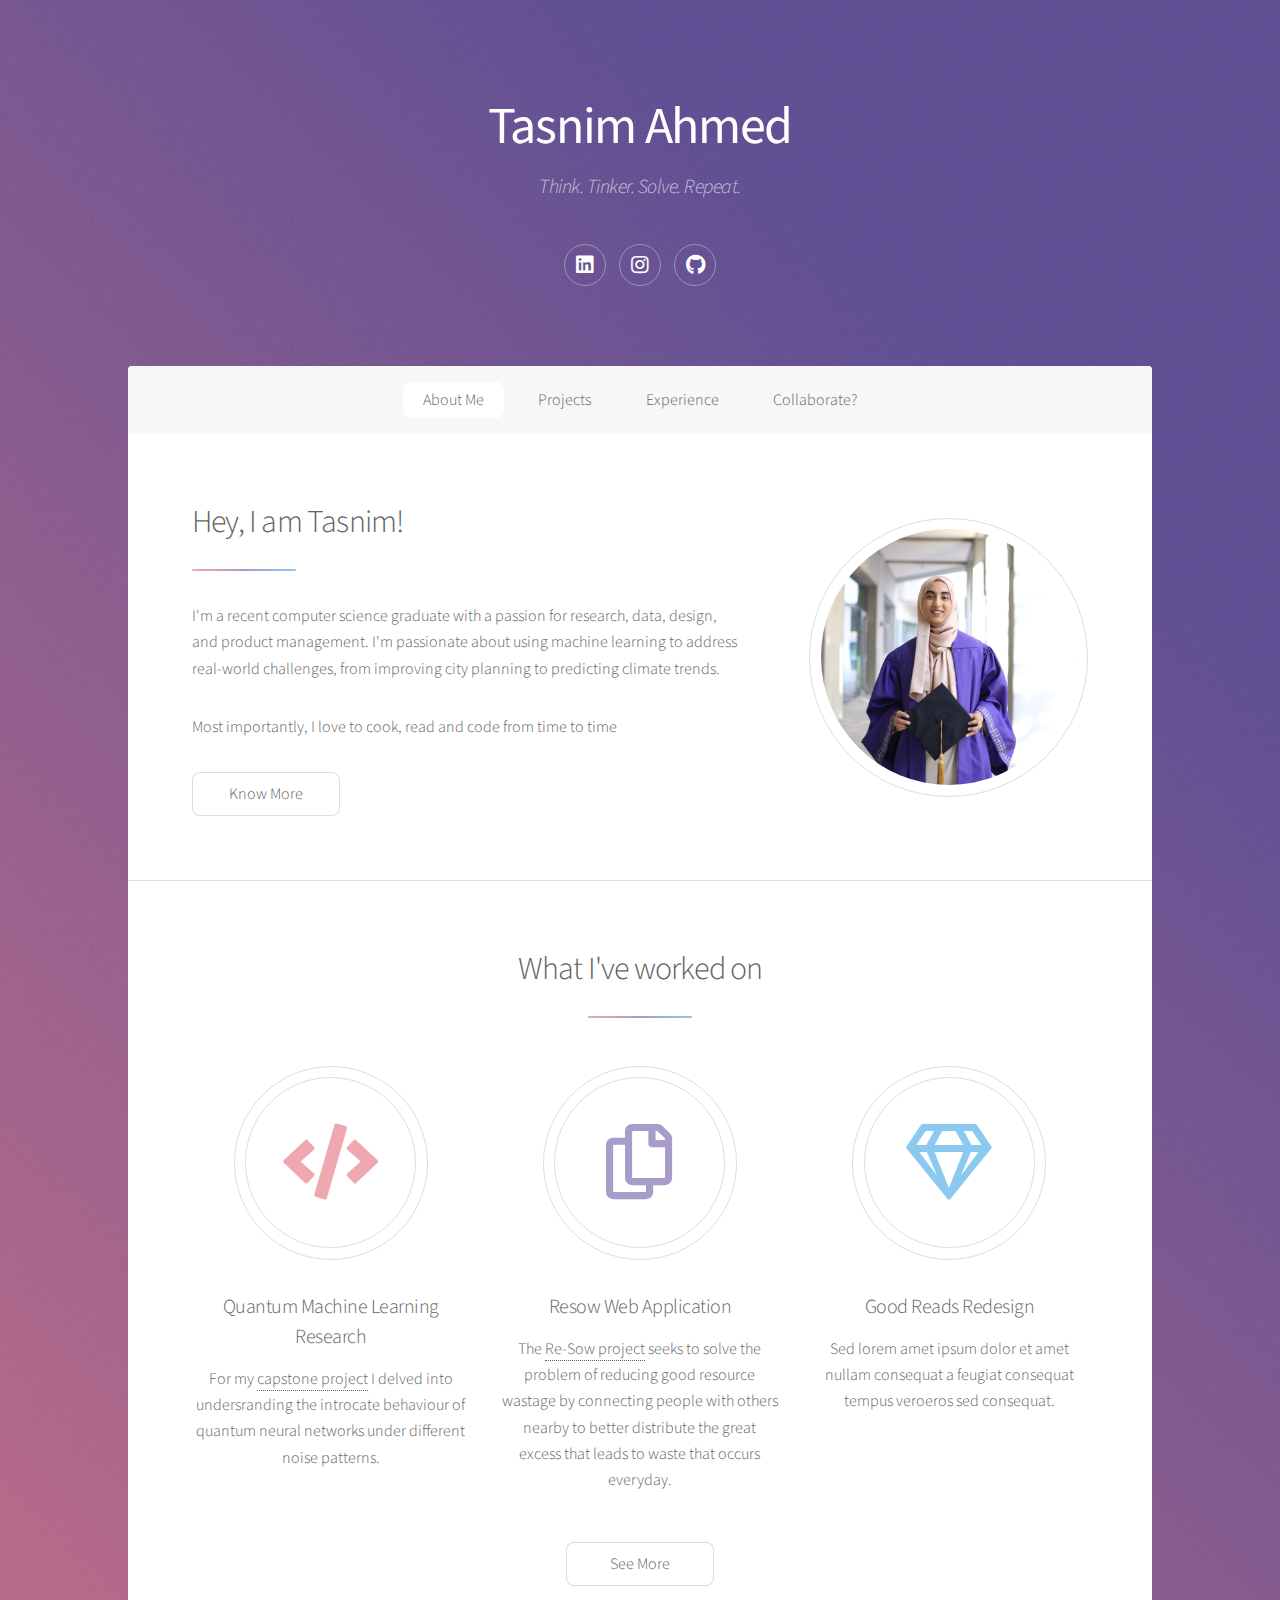
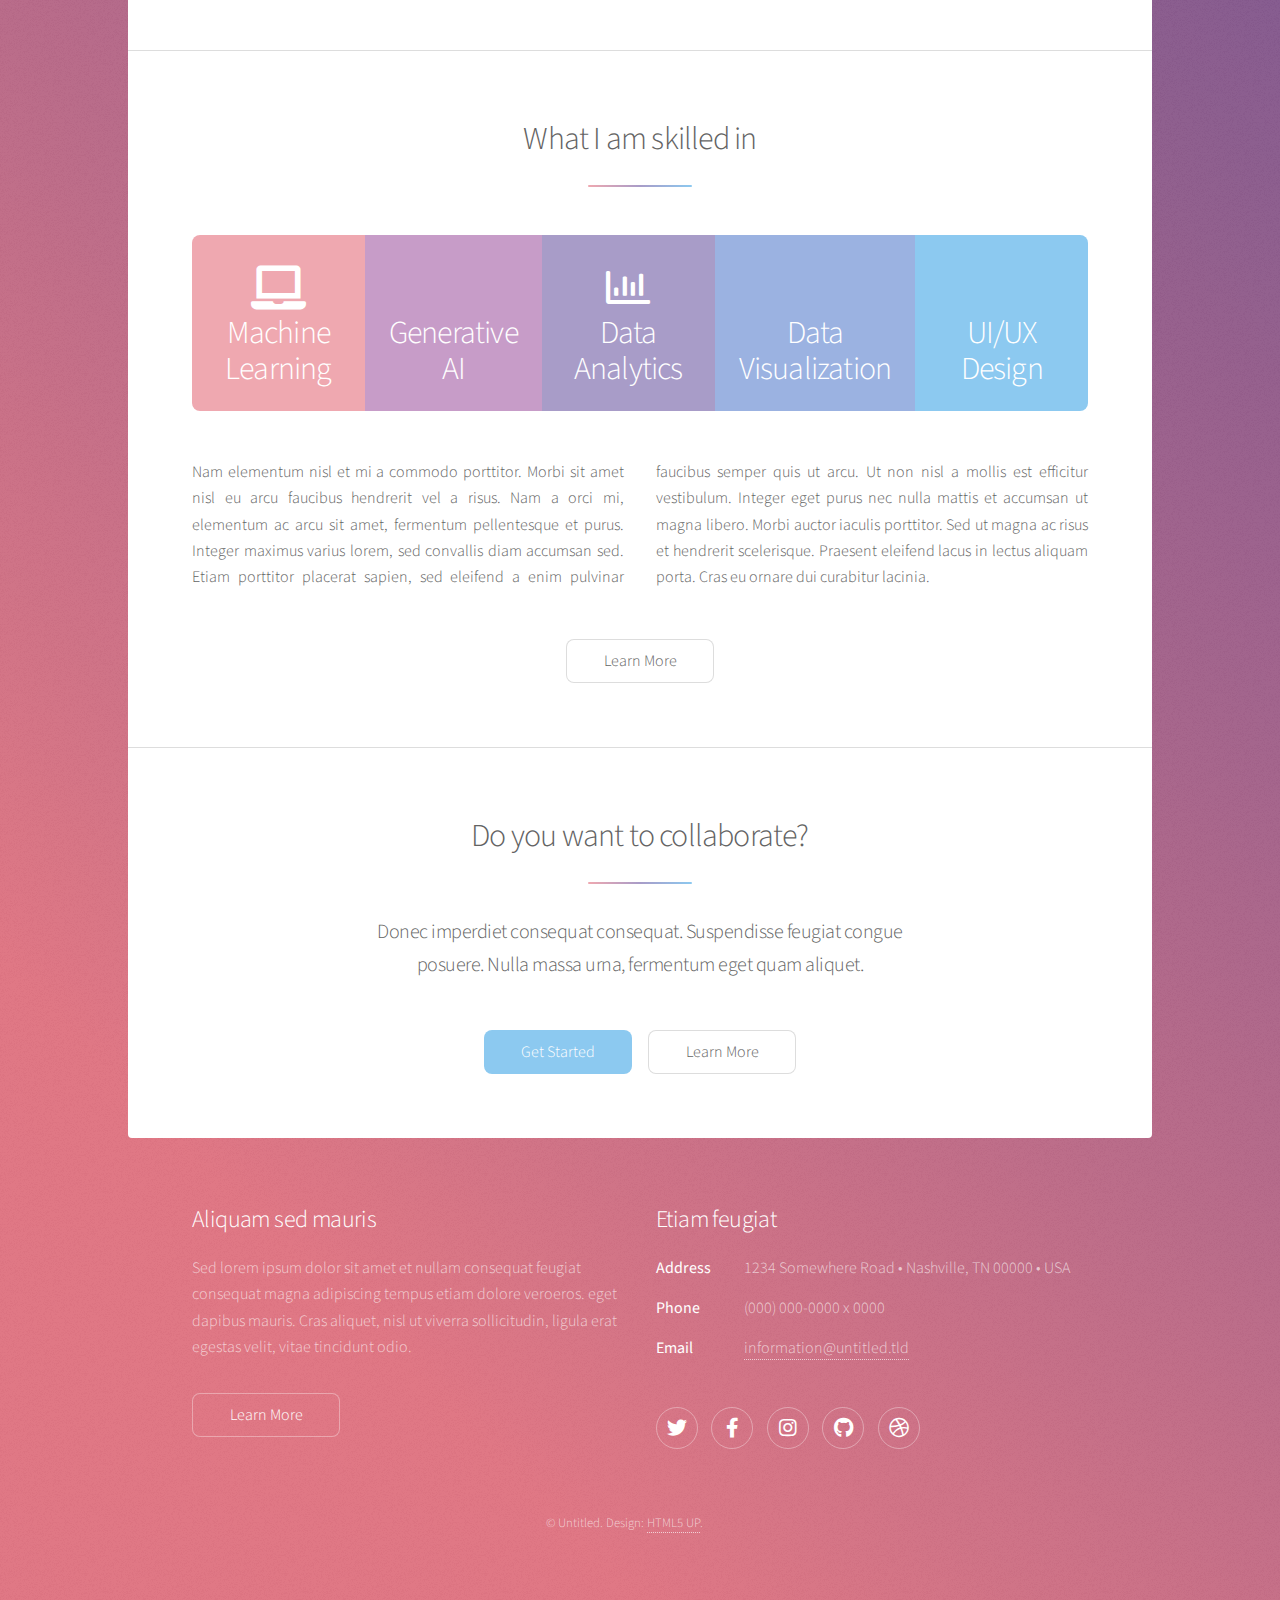
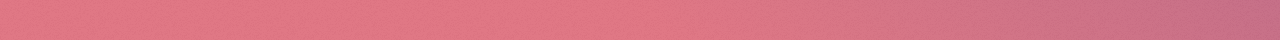
<file: index.html>
<!DOCTYPE HTML>
<!--
	Stellar by HTML5 UP
	html5up.net | @ajlkn
	Free for personal and commercial use under the CCA 3.0 license (html5up.net/license)
-->
<html>
	<head>
		<title>Tasnim Ahmed</title>
		<meta charset="utf-8" />
		<meta name="viewport" content="width=device-width, initial-scale=1, user-scalable=no" />
		<link rel="stylesheet" href="assets/css/main.css" />
		<noscript><link rel="stylesheet" href="assets/css/noscript.css" /></noscript>
	</head>
	<body class="is-preload">

		<!-- Wrapper -->
			<div id="wrapper">

				<!-- Header -->
					<header id="header" class="alt">
						<!-- <span class="logo"><img src="images/logo.svg" alt="" /></span>   change - profile picture -->
						<h1><strong>Tasnim Ahmed</strong></h1>
						<p><i> Think. Tinker. Solve. Repeat. </i></p>
						<ul class="icons">  <!-- change - make sure the following link redirect on new tab-->
							<li><a href="https://www.linkedin.com/in/tasnimahmed11/" class="icon brands fa-linkedin alt"><span class="label">LinkedIn</span></a></li>
							<li><a href="https://www.instagram.com/itstasnimahmed/" class="icon brands fa-instagram alt"><span class="label">Instagram</span></a></li>
							<li><a href="https://github.com/tasnimahmed11" class="icon brands fa-github alt"><span class="label">GitHub</span></a></li>
						</ul>
					</header>

				<!-- Nav -->
					<nav id="nav">
						<ul>
							<li><a href="#intro" class="active">About Me</a></li>
							<li><a href="#project">Projects</a></li>
							<li><a href="#experience">Experience</a></li>
							<li><a href="#cta">Collaborate?</a></li>
						</ul>
					</nav>

				<!-- Main -->
					<div id="main">

						<!-- Introduction -->
							<section id="intro" class="main">
								<div class="spotlight">
									<div class="content">
										<header class="major">
											<h2>Hey, I am Tasnim!</h2>
										</header>
										<p>I'm a recent computer science graduate with a passion for research, data, design, and product management. 
											I'm passionate about using machine learning to address real-world challenges, from improving city planning to predicting climate trends.</p>
										<p>Most importantly, I love to cook, read and code from time to time</p>
										<ul class="actions">
											<li><a href="about_me.html" class="button">Know More</a></li>
										</ul>
									</div>
									<span class="image"><img src="images/profile.png" alt="" /></span>
								</div>
							</section>

						<!-- Project Section -->
							<section id="project" class="main special">
								<header class="major">
									<h2>What I've worked on</h2>
								</header>
								<ul class="features">
									<li>
										 <!--<span class="logo"><img src="images/qn.png" alt="" /></span> -->
										<span class="icon solid major style1 fa-code"></span> 
										<h3>Quantum Machine Learning Research</h3>
										<p>For my <a href="https://github.com/tasnimahmed11/tasnimahmed11.github.io/blob/main/portfolio_notebooks/qml_research.ipynb">capstone project</a> 
											I delved into undersranding the introcate behaviour of quantum neural networks under different noise patterns.</p>
									</li>
									<li>
										<span class="icon major style3 fa-copy"></span>
										<h3>Resow Web Application</h3>
										<p>The <a href="https://github.com/tasnimahmed11/final-project-team-resow">Re-Sow project</a> 
											seeks to solve the problem of reducing good resource wastage by connecting people with others nearby to better distribute the great excess that leads to waste that occurs everyday.</p>
									</li>
									<li>
										<span class="icon major style5 fa-gem"></span>
										<h3>Good Reads Redesign</h3>
										<p>Sed lorem amet ipsum dolor et amet nullam consequat a feugiat consequat tempus veroeros sed consequat.</p>
									</li>
								</ul>
								<footer class="major">
									<ul class="actions special">
										<li><a href="projects.html" class="button">See More</a></li>
									</ul>
								</footer>
							</section>

						<!-- Experience Section -->
							<section id="experience" class="main special">
								<header class="major">
									<h2>What I am skilled in</h2>
								</header>
								<ul class="skills">
									<li class="style1">
										<span class="icon solid fa-laptop"></span>
										<strong>Machine Learning</strong> 
									</li>
									<li class="style2">
										<span class="icon solid fa-android"></span>
										<strong>Generative AI</strong> 
									</li>
									<li class="style3">
										<span class="icon fa-chart-bar"></span>
										<strong>Data Analytics</strong> 
									</li>
									<li class="style4">
										<span class="icon fa-chart-pie"></span>
										<strong>Data Visualization</strong> 
									</li>
									<li class="style5">
										<span class="icon fa-paint-brush"></span>
										<strong>UI/UX Design</strong> 
									</li>
								</ul>
								<p class="content">Nam elementum nisl et mi a commodo porttitor. Morbi sit amet nisl eu arcu faucibus hendrerit vel a risus. Nam a orci mi, elementum ac arcu sit amet, fermentum pellentesque et purus. Integer maximus varius lorem, sed convallis diam accumsan sed. Etiam porttitor placerat sapien, sed eleifend a enim pulvinar faucibus semper quis ut arcu. Ut non nisl a mollis est efficitur vestibulum. Integer eget purus nec nulla mattis et accumsan ut magna libero. Morbi auctor iaculis porttitor. Sed ut magna ac risus et hendrerit scelerisque. Praesent eleifend lacus in lectus aliquam porta. Cras eu ornare dui curabitur lacinia.</p>
								<footer class="major">
									<ul class="actions special"> <!-- right now it directs to github - later redirect it to projects.html -->
										<li><a href="https://github.com/tasnimahmed11" class="button">Learn More</a></li>
									</ul>
								</footer>
							</section>

						<!-- Get Started -->
							<section id="cta" class="main special">
								<header class="major">
									<h2> Do you want to collaborate?</h2>
									<p>Donec imperdiet consequat consequat. Suspendisse feugiat congue<br />
									posuere. Nulla massa urna, fermentum eget quam aliquet.</p>
								</header>
								<footer class="major">
									<ul class="actions special">
										<li><a href="generic.html" class="button primary">Get Started</a></li>
										<li><a href="generic.html" class="button">Learn More</a></li>
									</ul>
								</footer>
							</section>

					</div>

				<!-- Footer -->
					<footer id="footer">
						<section>
							<h2>Aliquam sed mauris</h2>
							<p>Sed lorem ipsum dolor sit amet et nullam consequat feugiat consequat magna adipiscing tempus etiam dolore veroeros. eget dapibus mauris. Cras aliquet, nisl ut viverra sollicitudin, ligula erat egestas velit, vitae tincidunt odio.</p>
							<ul class="actions">
								<li><a href="generic.html" class="button">Learn More</a></li>
							</ul>
						</section>
						<section>
							<h2>Etiam feugiat</h2>
							<dl class="alt">
								<dt>Address</dt>
								<dd>1234 Somewhere Road &bull; Nashville, TN 00000 &bull; USA</dd>
								<dt>Phone</dt>
								<dd>(000) 000-0000 x 0000</dd>
								<dt>Email</dt>
								<dd><a href="#">information@untitled.tld</a></dd>
							</dl>
							<ul class="icons">
								<li><a href="#" class="icon brands fa-twitter alt"><span class="label">Twitter</span></a></li>
								<li><a href="#" class="icon brands fa-facebook-f alt"><span class="label">Facebook</span></a></li>
								<li><a href="#" class="icon brands fa-instagram alt"><span class="label">Instagram</span></a></li>
								<li><a href="#" class="icon brands fa-github alt"><span class="label">GitHub</span></a></li>
								<li><a href="#" class="icon brands fa-dribbble alt"><span class="label">Dribbble</span></a></li>
							</ul>
						</section>
						<p class="copyright">&copy; Untitled. Design: <a href="https://html5up.net">HTML5 UP</a>.</p>
					</footer>

			</div>

		<!-- Scripts -->
			<script src="assets/js/jquery.min.js"></script>
			<script src="assets/js/jquery.scrollex.min.js"></script>
			<script src="assets/js/jquery.scrolly.min.js"></script>
			<script src="assets/js/browser.min.js"></script>
			<script src="assets/js/breakpoints.min.js"></script>
			<script src="assets/js/util.js"></script>
			<script src="assets/js/main.js"></script>

	</body>
</html>
</file>
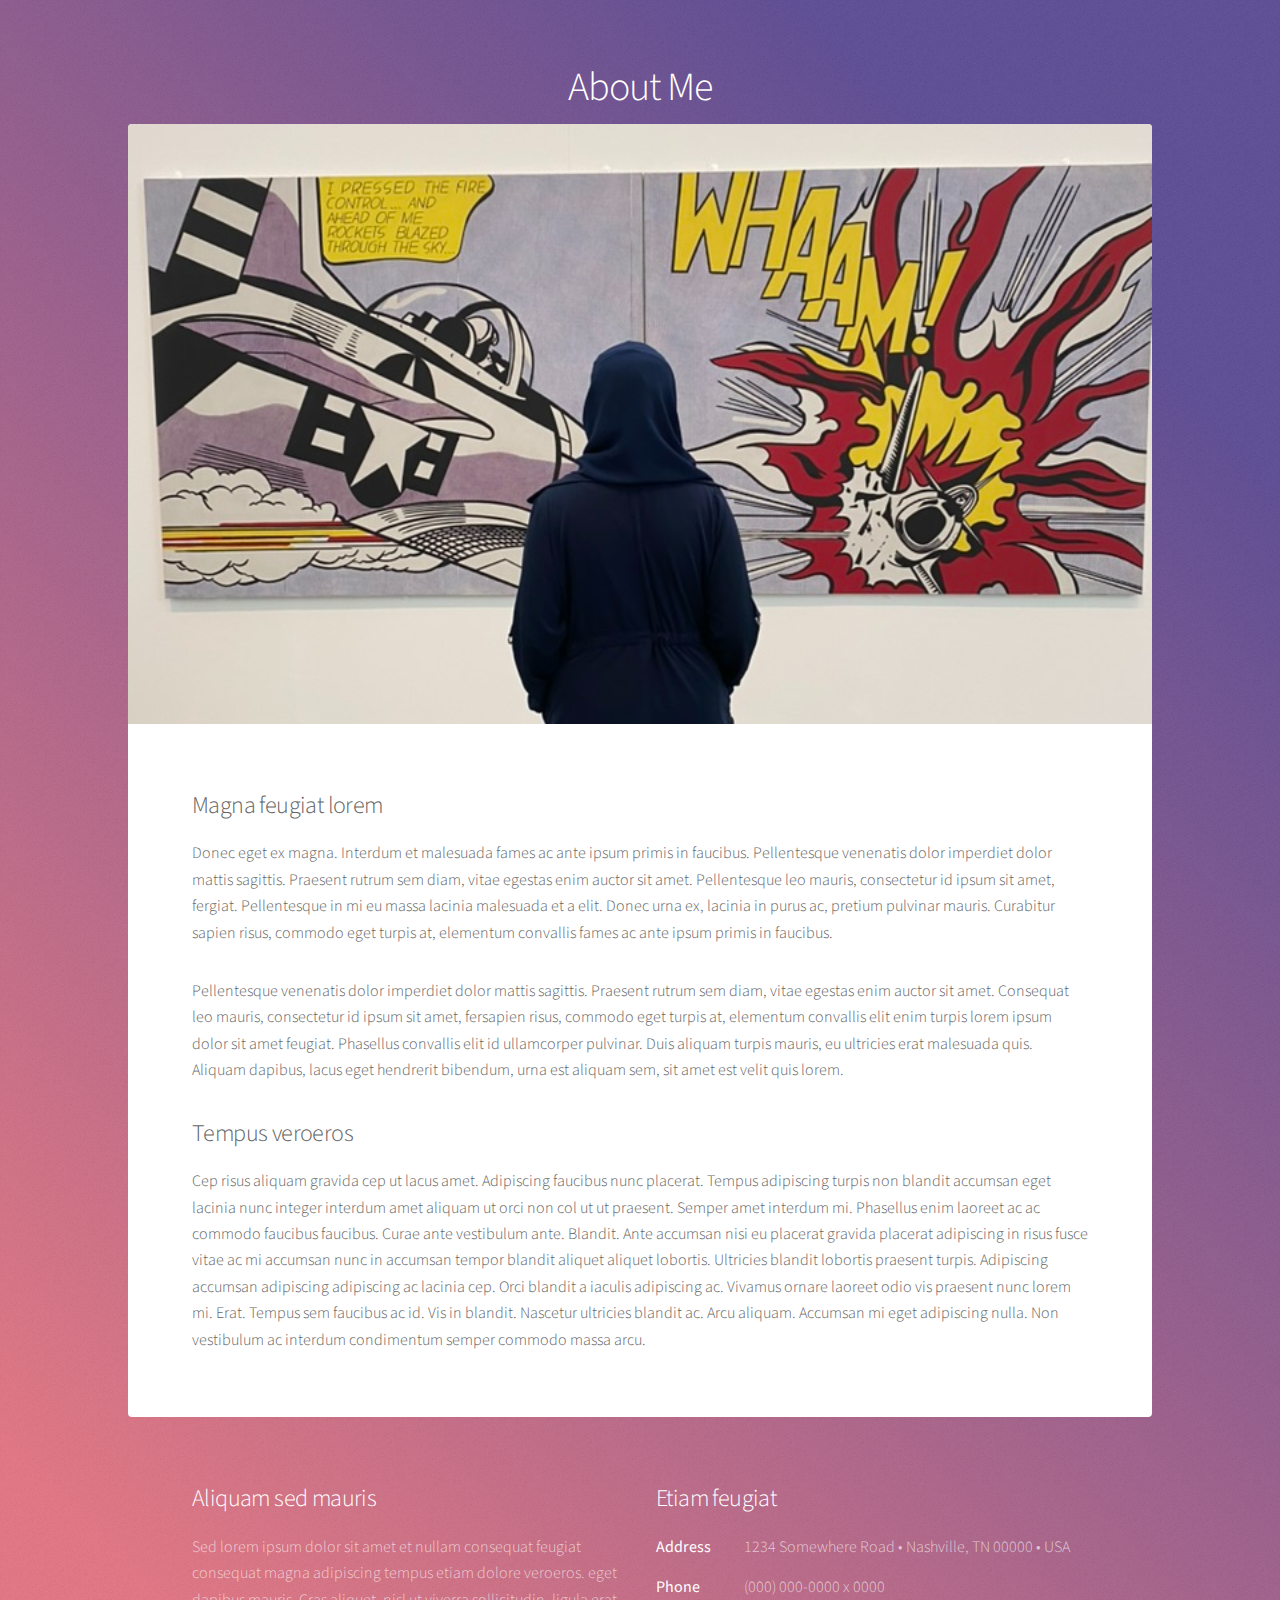
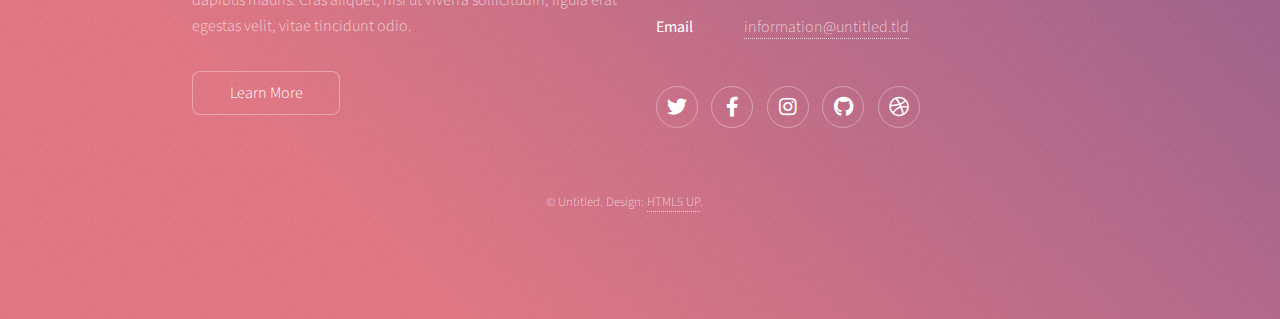
<file: about_me.html>
<!DOCTYPE HTML>
<!--
	Stellar by HTML5 UP
	html5up.net | @ajlkn
	Free for personal and commercial use under the CCA 3.0 license (html5up.net/license)
-->
<html>
	<head>
		<title>About Tasnim</title>
		<meta charset="utf-8" />
		<meta name="viewport" content="width=device-width, initial-scale=1, user-scalable=no" />
		<link rel="stylesheet" href="assets/css/main.css" />
		<noscript><link rel="stylesheet" href="assets/css/noscript.css" /></noscript>
	</head>
	<body class="is-preload">

		<!-- Wrapper -->
			<div id="wrapper">

				<!-- Header -->
					<header id="header">
						<h1>About Me</h1>
					</header>

				<!-- Main -->
					<div id="main">

						<!-- Content -->
							<section id="content" class="main">
								<span class="image main"><img src="images/profile_bg.png" alt="" /></span>
								<h2>Magna feugiat lorem</h2>
								<p>Donec eget ex magna. Interdum et malesuada fames ac ante ipsum primis in faucibus. Pellentesque venenatis dolor imperdiet dolor mattis sagittis. Praesent rutrum sem diam, vitae egestas enim auctor sit amet. Pellentesque leo mauris, consectetur id ipsum sit amet, fergiat. Pellentesque in mi eu massa lacinia malesuada et a elit. Donec urna ex, lacinia in purus ac, pretium pulvinar mauris. Curabitur sapien risus, commodo eget turpis at, elementum convallis fames ac ante ipsum primis in faucibus.</p>
								<p>Pellentesque venenatis dolor imperdiet dolor mattis sagittis. Praesent rutrum sem diam, vitae egestas enim auctor sit amet. Consequat leo mauris, consectetur id ipsum sit amet, fersapien risus, commodo eget turpis at, elementum convallis elit enim turpis lorem ipsum dolor sit amet feugiat. Phasellus convallis elit id ullamcorper pulvinar. Duis aliquam turpis mauris, eu ultricies erat malesuada quis. Aliquam dapibus, lacus eget hendrerit bibendum, urna est aliquam sem, sit amet est velit quis lorem.</p>
								<h2>Tempus veroeros</h2>
								<p>Cep risus aliquam gravida cep ut lacus amet. Adipiscing faucibus nunc placerat. Tempus adipiscing turpis non blandit accumsan eget lacinia nunc integer interdum amet aliquam ut orci non col ut ut praesent. Semper amet interdum mi. Phasellus enim laoreet ac ac commodo faucibus faucibus. Curae ante vestibulum ante. Blandit. Ante accumsan nisi eu placerat gravida placerat adipiscing in risus fusce vitae ac mi accumsan nunc in accumsan tempor blandit aliquet aliquet lobortis. Ultricies blandit lobortis praesent turpis. Adipiscing accumsan adipiscing adipiscing ac lacinia cep. Orci blandit a iaculis adipiscing ac. Vivamus ornare laoreet odio vis praesent nunc lorem mi. Erat. Tempus sem faucibus ac id. Vis in blandit. Nascetur ultricies blandit ac. Arcu aliquam. Accumsan mi eget adipiscing nulla. Non vestibulum ac interdum condimentum semper commodo massa arcu.</p>
							</section>

					</div>

				<!-- Footer -->
					<footer id="footer">
						<section>
							<h2>Aliquam sed mauris</h2>
							<p>Sed lorem ipsum dolor sit amet et nullam consequat feugiat consequat magna adipiscing tempus etiam dolore veroeros. eget dapibus mauris. Cras aliquet, nisl ut viverra sollicitudin, ligula erat egestas velit, vitae tincidunt odio.</p>
							<ul class="actions">
								<li><a href="#" class="button">Learn More</a></li>
							</ul>
						</section>
						<section>
							<h2>Etiam feugiat</h2>
							<dl class="alt">
								<dt>Address</dt>
								<dd>1234 Somewhere Road &bull; Nashville, TN 00000 &bull; USA</dd>
								<dt>Phone</dt>
								<dd>(000) 000-0000 x 0000</dd>
								<dt>Email</dt>
								<dd><a href="#">information@untitled.tld</a></dd>
							</dl>
							<ul class="icons">
								<li><a href="#" class="icon brands fa-twitter alt"><span class="label">Twitter</span></a></li>
								<li><a href="#" class="icon brands fa-facebook-f alt"><span class="label">Facebook</span></a></li>
								<li><a href="#" class="icon brands fa-instagram alt"><span class="label">Instagram</span></a></li>
								<li><a href="#" class="icon brands fa-github alt"><span class="label">GitHub</span></a></li>
								<li><a href="#" class="icon brands fa-dribbble alt"><span class="label">Dribbble</span></a></li>
							</ul>
						</section>
						<p class="copyright">&copy; Untitled. Design: <a href="https://html5up.net">HTML5 UP</a>.</p>
					</footer>

			</div>

		<!-- Scripts -->
			<script src="assets/js/jquery.min.js"></script>
			<script src="assets/js/jquery.scrollex.min.js"></script>
			<script src="assets/js/jquery.scrolly.min.js"></script>
			<script src="assets/js/browser.min.js"></script>
			<script src="assets/js/breakpoints.min.js"></script>
			<script src="assets/js/util.js"></script>
			<script src="assets/js/main.js"></script>

	</body>
</html>
</file>
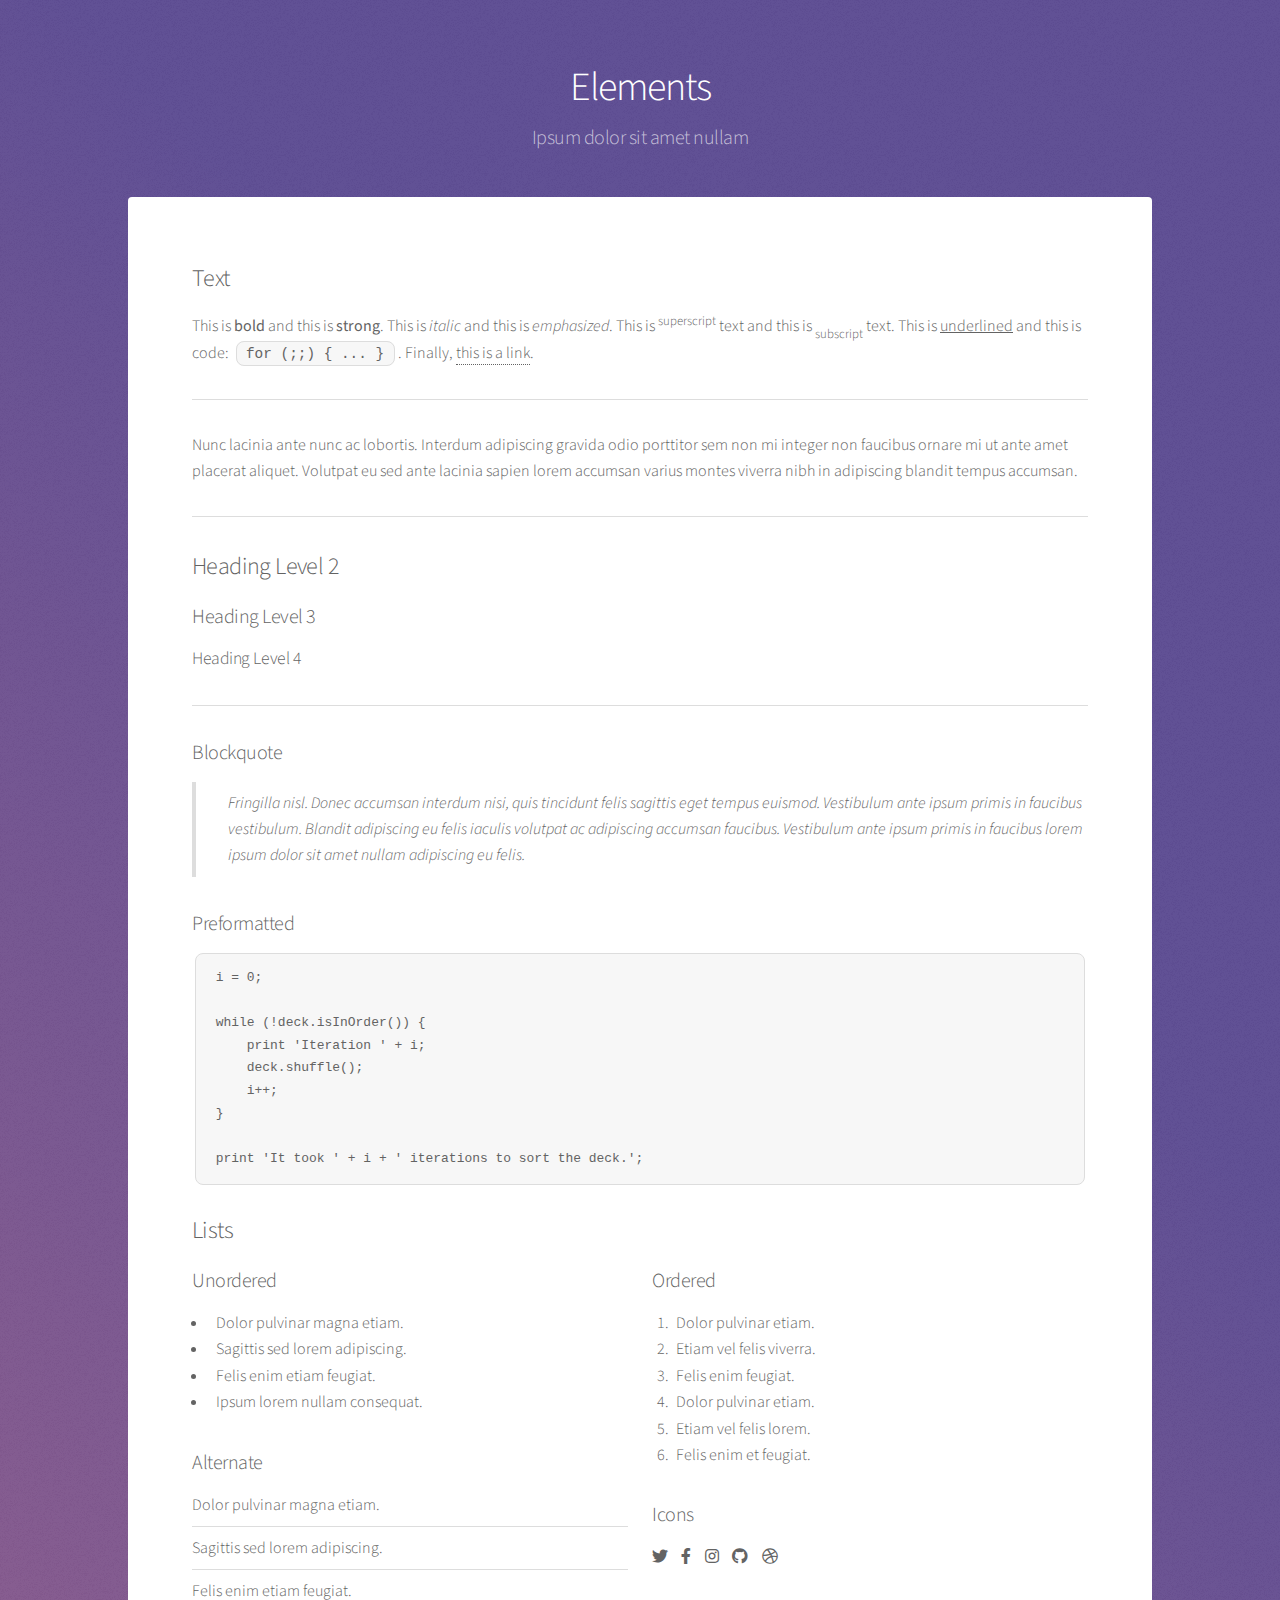
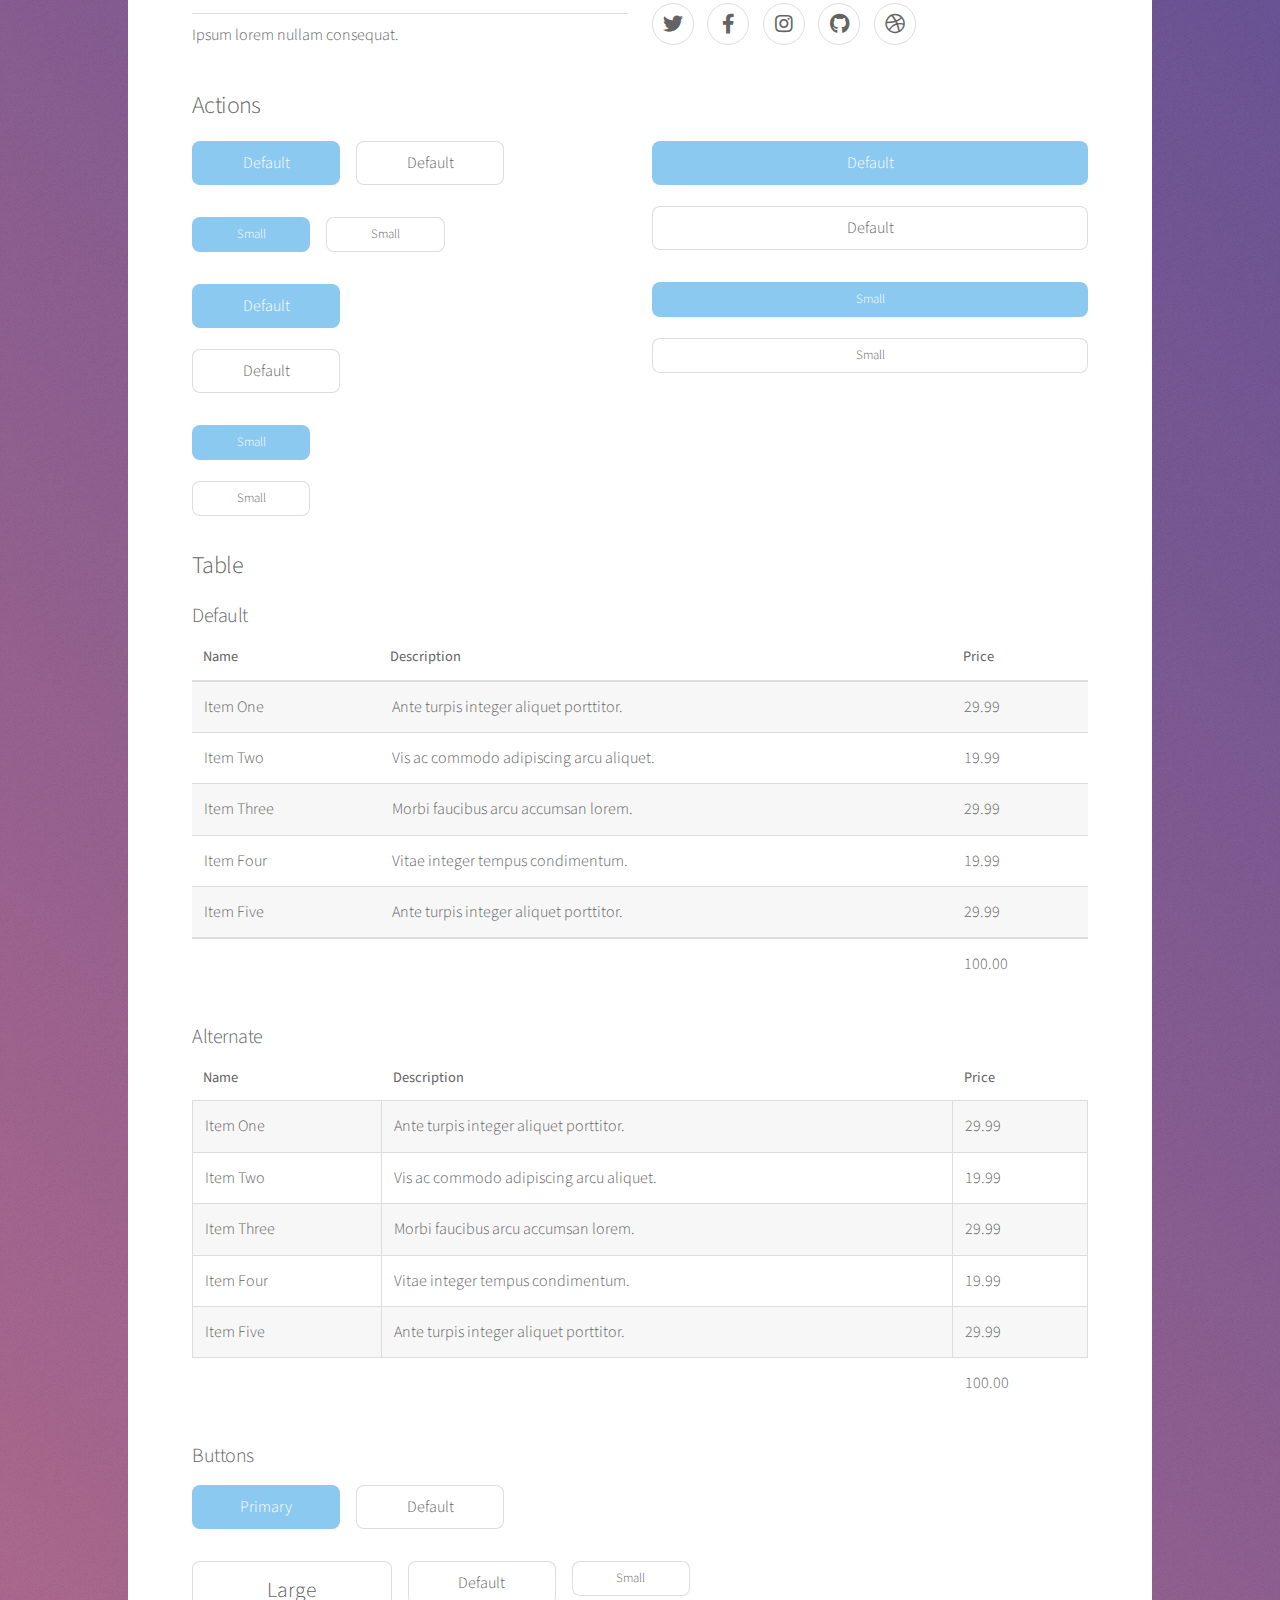
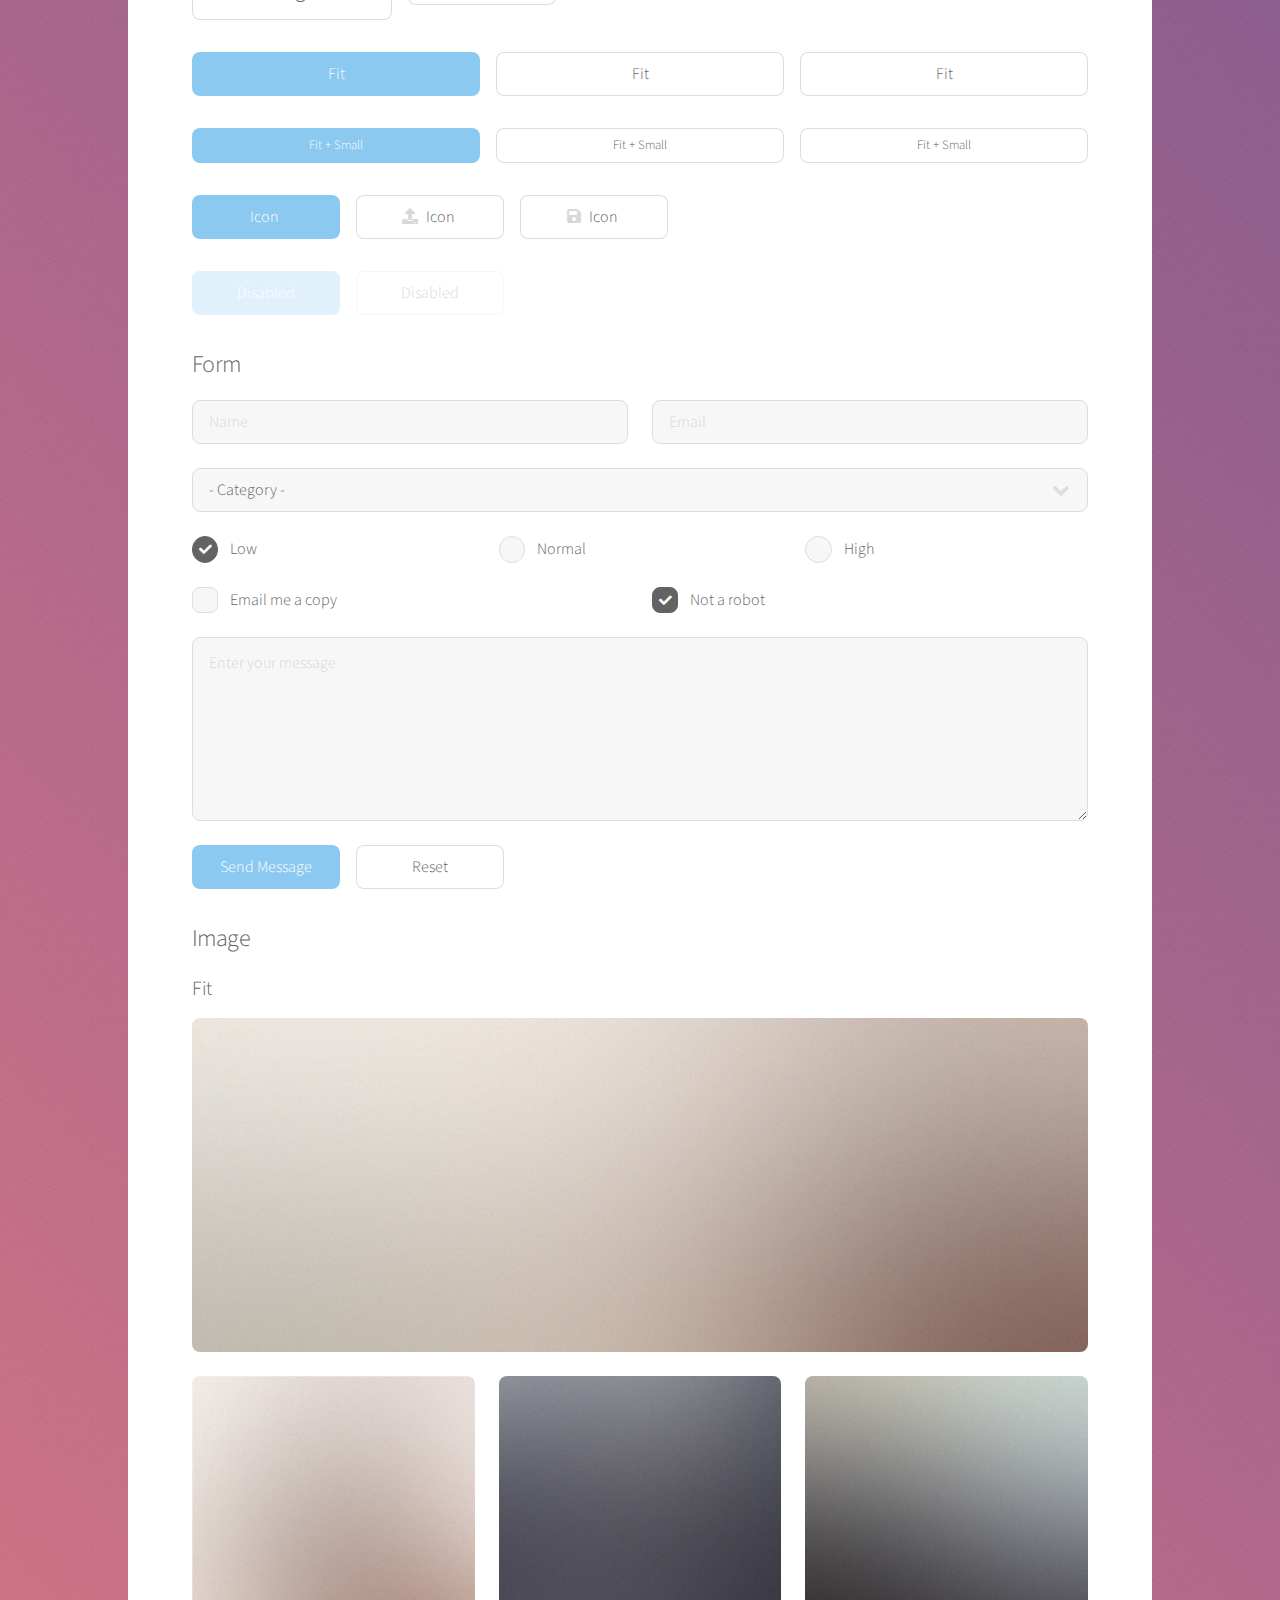
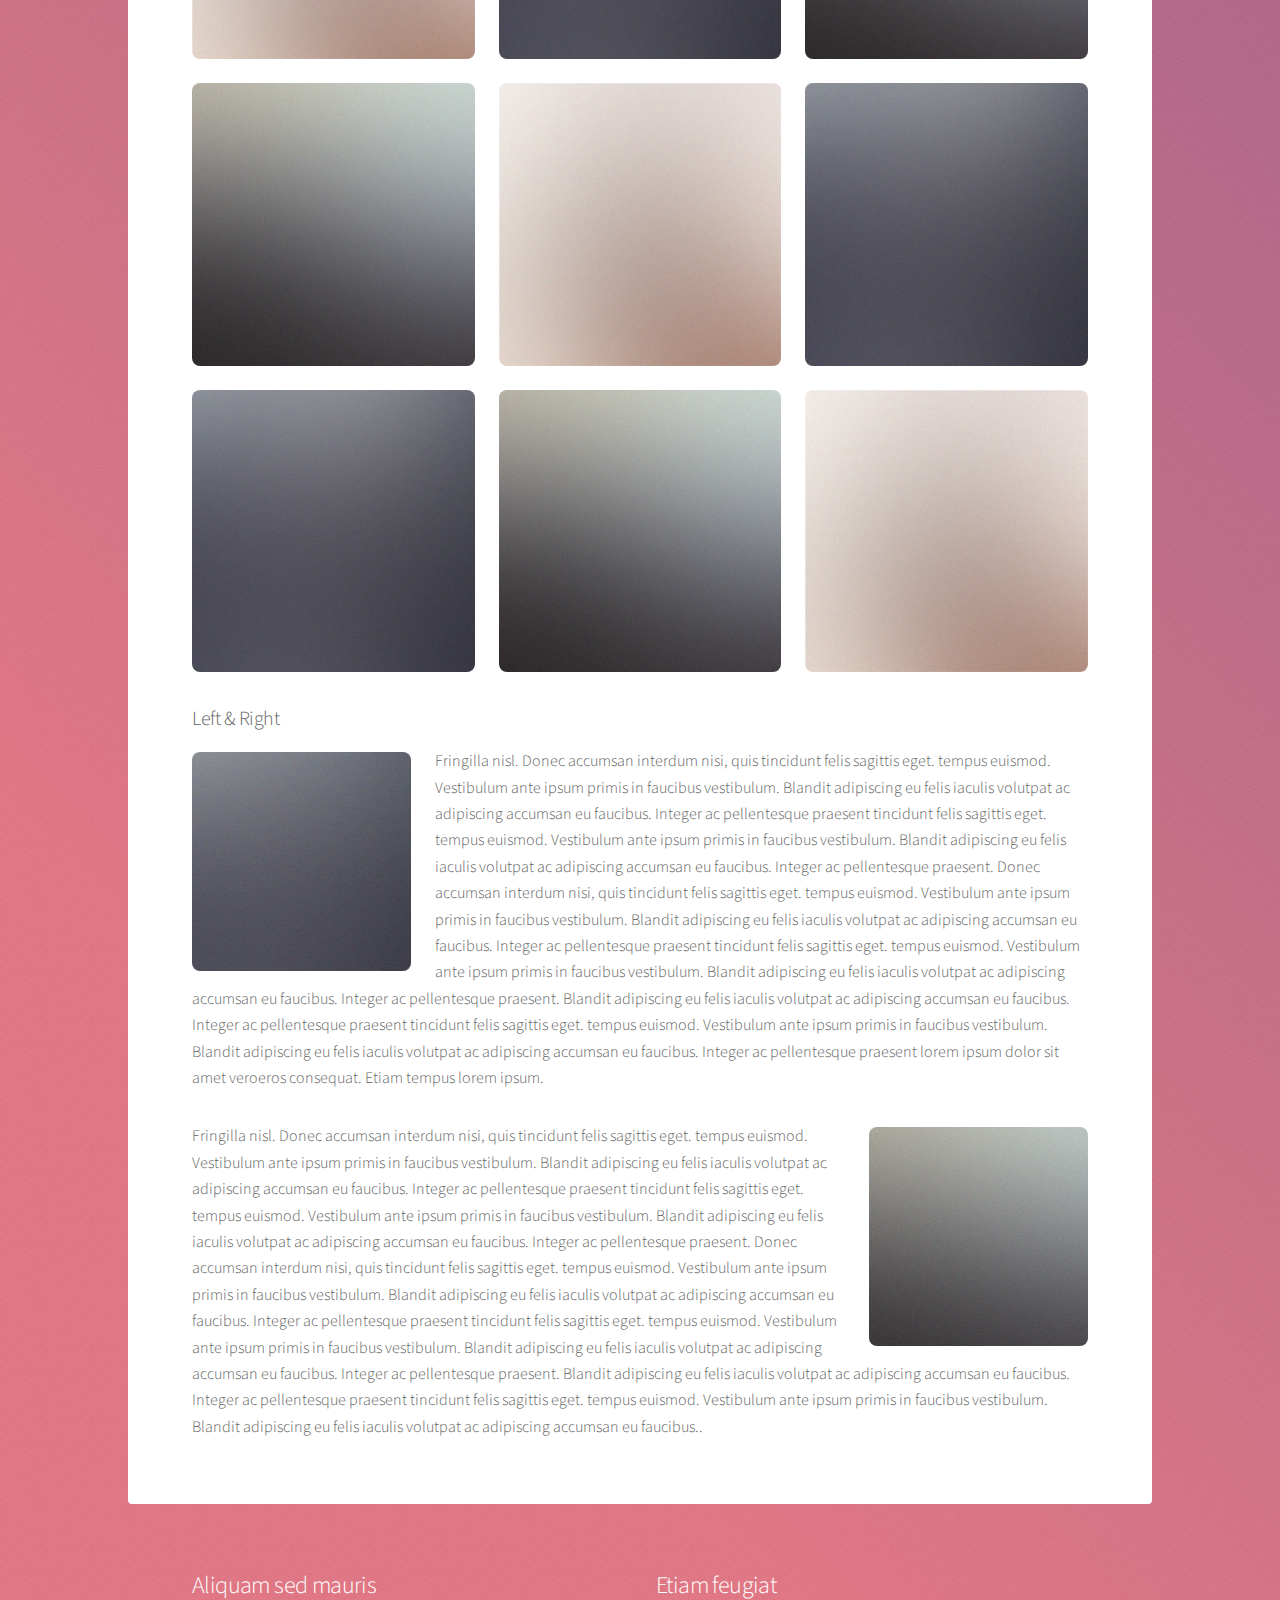
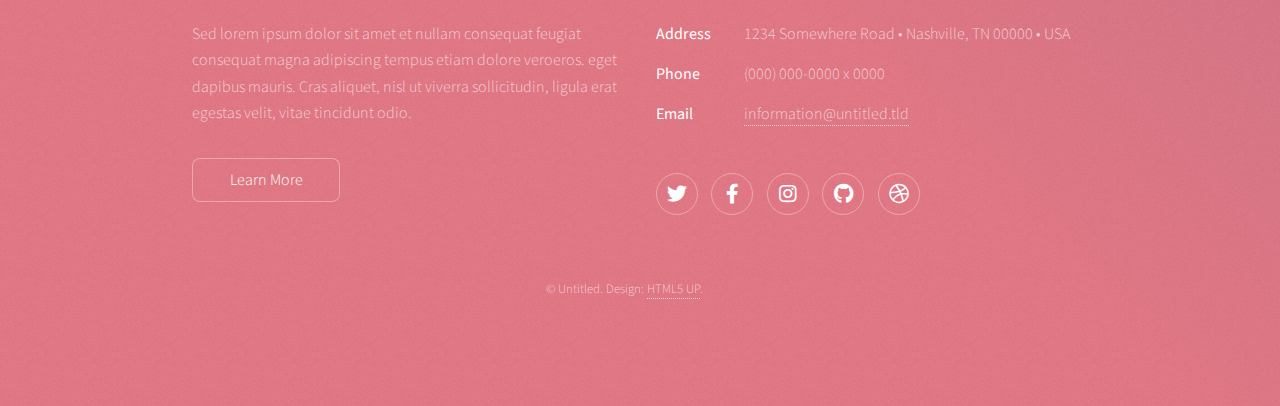
<file: elements.html>
<!DOCTYPE HTML>
<!--
	Stellar by HTML5 UP
	html5up.net | @ajlkn
	Free for personal and commercial use under the CCA 3.0 license (html5up.net/license)
-->
<html>
	<head>
		<title>Elements - Stellar by HTML5 UP</title>
		<meta charset="utf-8" />
		<meta name="viewport" content="width=device-width, initial-scale=1, user-scalable=no" />
		<link rel="stylesheet" href="assets/css/main.css" />
		<noscript><link rel="stylesheet" href="assets/css/noscript.css" /></noscript>
	</head>
	<body class="is-preload">

		<!-- Wrapper -->
			<div id="wrapper">

				<!-- Header -->
					<header id="header">
						<h1>Elements</h1>
						<p>Ipsum dolor sit amet nullam</p>
					</header>

				<!-- Main -->
					<div id="main">

						<!-- Content -->
							<section id="content" class="main">

								<!-- Text -->
									<section>
										<h2>Text</h2>
										<p>This is <b>bold</b> and this is <strong>strong</strong>. This is <i>italic</i> and this is <em>emphasized</em>.
										This is <sup>superscript</sup> text and this is <sub>subscript</sub> text.
										This is <u>underlined</u> and this is code: <code>for (;;) { ... }</code>. Finally, <a href="#">this is a link</a>.</p>
										<hr />
										<p>Nunc lacinia ante nunc ac lobortis. Interdum adipiscing gravida odio porttitor sem non mi integer non faucibus ornare mi ut ante amet placerat aliquet. Volutpat eu sed ante lacinia sapien lorem accumsan varius montes viverra nibh in adipiscing blandit tempus accumsan.</p>
										<hr />
										<h2>Heading Level 2</h2>
										<h3>Heading Level 3</h3>
										<h4>Heading Level 4</h4>
										<hr />
										<h3>Blockquote</h3>
										<blockquote>Fringilla nisl. Donec accumsan interdum nisi, quis tincidunt felis sagittis eget tempus euismod. Vestibulum ante ipsum primis in faucibus vestibulum. Blandit adipiscing eu felis iaculis volutpat ac adipiscing accumsan faucibus. Vestibulum ante ipsum primis in faucibus lorem ipsum dolor sit amet nullam adipiscing eu felis.</blockquote>
										<h3>Preformatted</h3>
										<pre><code>i = 0;

while (!deck.isInOrder()) {
    print 'Iteration ' + i;
    deck.shuffle();
    i++;
}

print 'It took ' + i + ' iterations to sort the deck.';</code></pre>
									</section>

								<!-- Lists -->
									<section>
										<h2>Lists</h2>
										<div class="row">
											<div class="col-6 col-12-medium">
												<h3>Unordered</h3>
												<ul>
													<li>Dolor pulvinar magna etiam.</li>
													<li>Sagittis sed lorem adipiscing.</li>
													<li>Felis enim etiam feugiat.</li>
													<li>Ipsum lorem nullam consequat.</li>
												</ul>
												<h3>Alternate</h3>
												<ul class="alt">
													<li>Dolor pulvinar magna etiam.</li>
													<li>Sagittis sed lorem adipiscing.</li>
													<li>Felis enim etiam feugiat.</li>
													<li>Ipsum lorem nullam consequat.</li>
												</ul>
											</div>
											<div class="col-6 col-12-medium">
												<h3>Ordered</h3>
												<ol>
													<li>Dolor pulvinar etiam.</li>
													<li>Etiam vel felis viverra.</li>
													<li>Felis enim feugiat.</li>
													<li>Dolor pulvinar etiam.</li>
													<li>Etiam vel felis lorem.</li>
													<li>Felis enim et feugiat.</li>
												</ol>
												<h3>Icons</h3>
												<ul class="icons">
													<li><a href="#" class="icon brands fa-twitter"><span class="label">Twitter</span></a></li>
													<li><a href="#" class="icon brands fa-facebook-f"><span class="label">Facebook</span></a></li>
													<li><a href="#" class="icon brands fa-instagram"><span class="label">Instagram</span></a></li>
													<li><a href="#" class="icon brands fa-github"><span class="label">GitHub</span></a></li>
													<li><a href="#" class="icon brands fa-dribbble"><span class="label">Dribbble</span></a></li>
												</ul>
												<ul class="icons">
													<li><a href="#" class="icon brands alt fa-twitter"><span class="label">Twitter</span></a></li>
													<li><a href="#" class="icon brands alt fa-facebook-f"><span class="label">Facebook</span></a></li>
													<li><a href="#" class="icon brands alt fa-instagram"><span class="label">Instagram</span></a></li>
													<li><a href="#" class="icon brands alt fa-github"><span class="label">GitHub</span></a></li>
													<li><a href="#" class="icon brands alt fa-dribbble"><span class="label">Dribbble</span></a></li>
												</ul>
											</div>
										</div>
										<h2>Actions</h2>
										<div class="row">
											<div class="col-6 col-12-medium">
												<ul class="actions">
													<li><a href="#" class="button primary">Default</a></li>
													<li><a href="#" class="button">Default</a></li>
												</ul>
												<ul class="actions small">
													<li><a href="#" class="button primary small">Small</a></li>
													<li><a href="#" class="button small">Small</a></li>
												</ul>
												<ul class="actions stacked">
													<li><a href="#" class="button primary">Default</a></li>
													<li><a href="#" class="button">Default</a></li>
												</ul>
												<ul class="actions stacked">
													<li><a href="#" class="button primary small">Small</a></li>
													<li><a href="#" class="button small">Small</a></li>
												</ul>
											</div>
											<div class="col-6 col-12-medium">
												<ul class="actions stacked">
													<li><a href="#" class="button primary fit">Default</a></li>
													<li><a href="#" class="button fit">Default</a></li>
												</ul>
												<ul class="actions stacked">
													<li><a href="#" class="button primary small fit">Small</a></li>
													<li><a href="#" class="button small fit">Small</a></li>
												</ul>
											</div>
										</div>
									</section>

								<!-- Table -->
									<section>
										<h2>Table</h2>
										<h3>Default</h3>
										<div class="table-wrapper">
											<table>
												<thead>
													<tr>
														<th>Name</th>
														<th>Description</th>
														<th>Price</th>
													</tr>
												</thead>
												<tbody>
													<tr>
														<td>Item One</td>
														<td>Ante turpis integer aliquet porttitor.</td>
														<td>29.99</td>
													</tr>
													<tr>
														<td>Item Two</td>
														<td>Vis ac commodo adipiscing arcu aliquet.</td>
														<td>19.99</td>
													</tr>
													<tr>
														<td>Item Three</td>
														<td> Morbi faucibus arcu accumsan lorem.</td>
														<td>29.99</td>
													</tr>
													<tr>
														<td>Item Four</td>
														<td>Vitae integer tempus condimentum.</td>
														<td>19.99</td>
													</tr>
													<tr>
														<td>Item Five</td>
														<td>Ante turpis integer aliquet porttitor.</td>
														<td>29.99</td>
													</tr>
												</tbody>
												<tfoot>
													<tr>
														<td colspan="2"></td>
														<td>100.00</td>
													</tr>
												</tfoot>
											</table>
										</div>

										<h3>Alternate</h3>
										<div class="table-wrapper">
											<table class="alt">
												<thead>
													<tr>
														<th>Name</th>
														<th>Description</th>
														<th>Price</th>
													</tr>
												</thead>
												<tbody>
													<tr>
														<td>Item One</td>
														<td>Ante turpis integer aliquet porttitor.</td>
														<td>29.99</td>
													</tr>
													<tr>
														<td>Item Two</td>
														<td>Vis ac commodo adipiscing arcu aliquet.</td>
														<td>19.99</td>
													</tr>
													<tr>
														<td>Item Three</td>
														<td> Morbi faucibus arcu accumsan lorem.</td>
														<td>29.99</td>
													</tr>
													<tr>
														<td>Item Four</td>
														<td>Vitae integer tempus condimentum.</td>
														<td>19.99</td>
													</tr>
													<tr>
														<td>Item Five</td>
														<td>Ante turpis integer aliquet porttitor.</td>
														<td>29.99</td>
													</tr>
												</tbody>
												<tfoot>
													<tr>
														<td colspan="2"></td>
														<td>100.00</td>
													</tr>
												</tfoot>
											</table>
										</div>
									</section>

								<!-- Buttons -->
									<section>
										<h3>Buttons</h3>
										<ul class="actions">
											<li><a href="#" class="button primary">Primary</a></li>
											<li><a href="#" class="button">Default</a></li>
										</ul>
										<ul class="actions">
											<li><a href="#" class="button large">Large</a></li>
											<li><a href="#" class="button">Default</a></li>
											<li><a href="#" class="button small">Small</a></li>
										</ul>
										<ul class="actions fit">
											<li><a href="#" class="button primary fit">Fit</a></li>
											<li><a href="#" class="button fit">Fit</a></li>
											<li><a href="#" class="button fit">Fit</a></li>
										</ul>
										<ul class="actions fit small">
											<li><a href="#" class="button primary fit small">Fit + Small</a></li>
											<li><a href="#" class="button fit small">Fit + Small</a></li>
											<li><a href="#" class="button fit small">Fit + Small</a></li>
										</ul>
										<ul class="actions">
											<li><a href="#" class="button primary icon solidfa-download">Icon</a></li>
											<li><a href="#" class="button icon solid fa-upload">Icon</a></li>
											<li><a href="#" class="button icon solid fa-save">Icon</a></li>
										</ul>
										<ul class="actions">
											<li><span class="button primary disabled">Disabled</span></li>
											<li><span class="button disabled">Disabled</span></li>
										</ul>
									</section>

								<!-- Form -->
									<section>
										<h2>Form</h2>
										<form method="post" action="#">
											<div class="row gtr-uniform">
												<div class="col-6 col-12-xsmall">
													<input type="text" name="demo-name" id="demo-name" value="" placeholder="Name" />
												</div>
												<div class="col-6 col-12-xsmall">
													<input type="email" name="demo-email" id="demo-email" value="" placeholder="Email" />
												</div>
												<div class="col-12">
													<select name="demo-category" id="demo-category">
														<option value="">- Category -</option>
														<option value="1">Manufacturing</option>
														<option value="1">Shipping</option>
														<option value="1">Administration</option>
														<option value="1">Human Resources</option>
													</select>
												</div>
												<div class="col-4 col-12-small">
													<input type="radio" id="demo-priority-low" name="demo-priority" checked>
													<label for="demo-priority-low">Low</label>
												</div>
												<div class="col-4 col-12-small">
													<input type="radio" id="demo-priority-normal" name="demo-priority">
													<label for="demo-priority-normal">Normal</label>
												</div>
												<div class="col-4 col-12-small">
													<input type="radio" id="demo-priority-high" name="demo-priority">
													<label for="demo-priority-high">High</label>
												</div>
												<div class="col-6 col-12-small">
													<input type="checkbox" id="demo-copy" name="demo-copy">
													<label for="demo-copy">Email me a copy</label>
												</div>
												<div class="col-6 col-12-small">
													<input type="checkbox" id="demo-human" name="demo-human" checked>
													<label for="demo-human">Not a robot</label>
												</div>
												<div class="col-12">
													<textarea name="demo-message" id="demo-message" placeholder="Enter your message" rows="6"></textarea>
												</div>
												<div class="col-12">
													<ul class="actions">
														<li><input type="submit" value="Send Message" class="primary" /></li>
														<li><input type="reset" value="Reset" /></li>
													</ul>
												</div>
											</div>
										</form>
									</section>

								<!-- Image -->
									<section>
										<h2>Image</h2>
										<h3>Fit</h3>
										<div class="box alt">
											<div class="row gtr-uniform">
												<div class="col-12"><span class="image fit"><img src="images/pic04.jpg" alt="" /></span></div>
												<div class="col-4"><span class="image fit"><img src="images/pic01.jpg" alt="" /></span></div>
												<div class="col-4"><span class="image fit"><img src="images/pic02.jpg" alt="" /></span></div>
												<div class="col-4"><span class="image fit"><img src="images/pic03.jpg" alt="" /></span></div>
												<div class="col-4"><span class="image fit"><img src="images/pic03.jpg" alt="" /></span></div>
												<div class="col-4"><span class="image fit"><img src="images/pic01.jpg" alt="" /></span></div>
												<div class="col-4"><span class="image fit"><img src="images/pic02.jpg" alt="" /></span></div>
												<div class="col-4"><span class="image fit"><img src="images/pic02.jpg" alt="" /></span></div>
												<div class="col-4"><span class="image fit"><img src="images/pic03.jpg" alt="" /></span></div>
												<div class="col-4"><span class="image fit"><img src="images/pic01.jpg" alt="" /></span></div>
											</div>
										</div>
										<h3>Left &amp; Right</h3>
										<p><span class="image left"><img src="images/pic05.jpg" alt="" /></span>Fringilla nisl. Donec accumsan interdum nisi, quis tincidunt felis sagittis eget. tempus euismod. Vestibulum ante ipsum primis in faucibus vestibulum. Blandit adipiscing eu felis iaculis volutpat ac adipiscing accumsan eu faucibus. Integer ac pellentesque praesent tincidunt felis sagittis eget. tempus euismod. Vestibulum ante ipsum primis in faucibus vestibulum. Blandit adipiscing eu felis iaculis volutpat ac adipiscing accumsan eu faucibus. Integer ac pellentesque praesent. Donec accumsan interdum nisi, quis tincidunt felis sagittis eget. tempus euismod. Vestibulum ante ipsum primis in faucibus vestibulum. Blandit adipiscing eu felis iaculis volutpat ac adipiscing accumsan eu faucibus. Integer ac pellentesque praesent tincidunt felis sagittis eget. tempus euismod. Vestibulum ante ipsum primis in faucibus vestibulum. Blandit adipiscing eu felis iaculis volutpat ac adipiscing accumsan eu faucibus. Integer ac pellentesque praesent. Blandit adipiscing eu felis iaculis volutpat ac adipiscing accumsan eu faucibus. Integer ac pellentesque praesent tincidunt felis sagittis eget. tempus euismod. Vestibulum ante ipsum primis in faucibus vestibulum. Blandit adipiscing eu felis iaculis volutpat ac adipiscing accumsan eu faucibus. Integer ac pellentesque praesent lorem ipsum dolor sit amet veroeros consequat. Etiam tempus lorem ipsum.</p>
										<p><span class="image right"><img src="images/pic06.jpg" alt="" /></span>Fringilla nisl. Donec accumsan interdum nisi, quis tincidunt felis sagittis eget. tempus euismod. Vestibulum ante ipsum primis in faucibus vestibulum. Blandit adipiscing eu felis iaculis volutpat ac adipiscing accumsan eu faucibus. Integer ac pellentesque praesent tincidunt felis sagittis eget. tempus euismod. Vestibulum ante ipsum primis in faucibus vestibulum. Blandit adipiscing eu felis iaculis volutpat ac adipiscing accumsan eu faucibus. Integer ac pellentesque praesent. Donec accumsan interdum nisi, quis tincidunt felis sagittis eget. tempus euismod. Vestibulum ante ipsum primis in faucibus vestibulum. Blandit adipiscing eu felis iaculis volutpat ac adipiscing accumsan eu faucibus. Integer ac pellentesque praesent tincidunt felis sagittis eget. tempus euismod. Vestibulum ante ipsum primis in faucibus vestibulum. Blandit adipiscing eu felis iaculis volutpat ac adipiscing accumsan eu faucibus. Integer ac pellentesque praesent. Blandit adipiscing eu felis iaculis volutpat ac adipiscing accumsan eu faucibus. Integer ac pellentesque praesent tincidunt felis sagittis eget. tempus euismod. Vestibulum ante ipsum primis in faucibus vestibulum. Blandit adipiscing eu felis iaculis volutpat ac adipiscing accumsan eu faucibus..</p>
									</section>

							</section>

					</div>

				<!-- Footer -->
					<footer id="footer">
						<section>
							<h2>Aliquam sed mauris</h2>
							<p>Sed lorem ipsum dolor sit amet et nullam consequat feugiat consequat magna adipiscing tempus etiam dolore veroeros. eget dapibus mauris. Cras aliquet, nisl ut viverra sollicitudin, ligula erat egestas velit, vitae tincidunt odio.</p>
							<ul class="actions">
								<li><a href="#" class="button">Learn More</a></li>
							</ul>
						</section>
						<section>
							<h2>Etiam feugiat</h2>
							<dl class="alt">
								<dt>Address</dt>
								<dd>1234 Somewhere Road &bull; Nashville, TN 00000 &bull; USA</dd>
								<dt>Phone</dt>
								<dd>(000) 000-0000 x 0000</dd>
								<dt>Email</dt>
								<dd><a href="#">information@untitled.tld</a></dd>
							</dl>
							<ul class="icons">
								<li><a href="#" class="icon brands fa-twitter alt"><span class="label">Twitter</span></a></li>
								<li><a href="#" class="icon brands fa-facebook-f alt"><span class="label">Facebook</span></a></li>
								<li><a href="#" class="icon brands fa-instagram alt"><span class="label">Instagram</span></a></li>
								<li><a href="#" class="icon brands fa-github alt"><span class="label">GitHub</span></a></li>
								<li><a href="#" class="icon brands fa-dribbble alt"><span class="label">Dribbble</span></a></li>
							</ul>
						</section>
						<p class="copyright">&copy; Untitled. Design: <a href="https://html5up.net">HTML5 UP</a>.</p>
					</footer>

			</div>

		<!-- Scripts -->
			<script src="assets/js/jquery.min.js"></script>
			<script src="assets/js/jquery.scrollex.min.js"></script>
			<script src="assets/js/jquery.scrolly.min.js"></script>
			<script src="assets/js/browser.min.js"></script>
			<script src="assets/js/breakpoints.min.js"></script>
			<script src="assets/js/util.js"></script>
			<script src="assets/js/main.js"></script>

	</body>
</html>
</file>
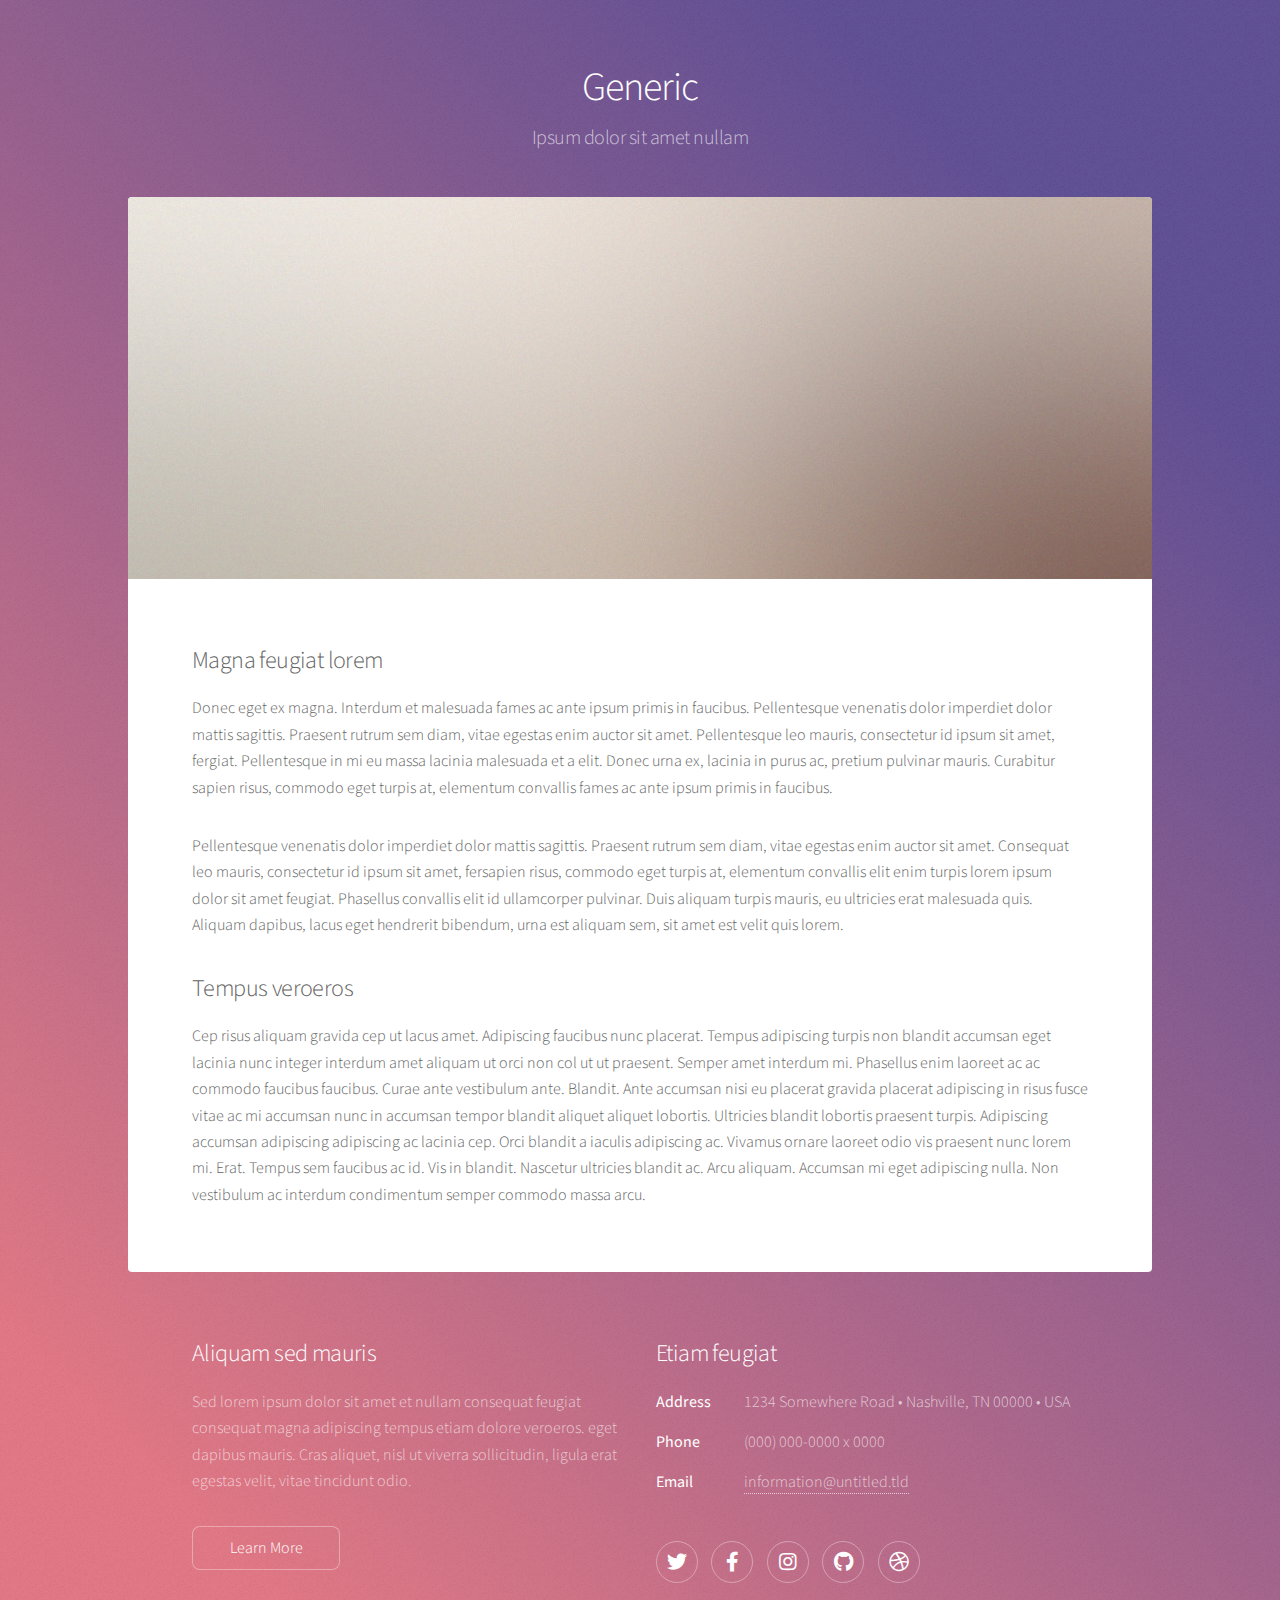
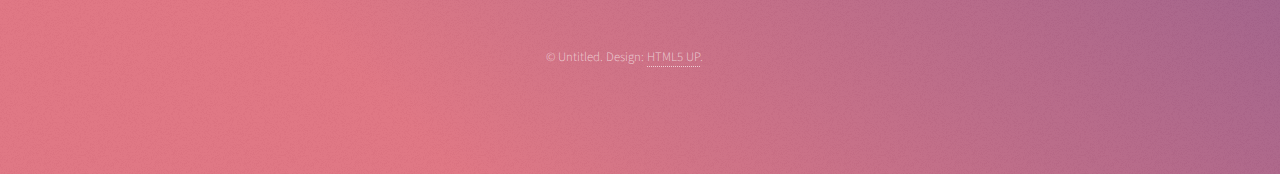
<file: generic.html>
<!DOCTYPE HTML>
<!--
	Stellar by HTML5 UP
	html5up.net | @ajlkn
	Free for personal and commercial use under the CCA 3.0 license (html5up.net/license)
-->
<html>
	<head>
		<title>Generic - Stellar by HTML5 UP</title>
		<meta charset="utf-8" />
		<meta name="viewport" content="width=device-width, initial-scale=1, user-scalable=no" />
		<link rel="stylesheet" href="assets/css/main.css" />
		<noscript><link rel="stylesheet" href="assets/css/noscript.css" /></noscript>
	</head>
	<body class="is-preload">

		<!-- Wrapper -->
			<div id="wrapper">

				<!-- Header -->
					<header id="header">
						<h1>Generic</h1>
						<p>Ipsum dolor sit amet nullam</p>
					</header>

				<!-- Main -->
					<div id="main">

						<!-- Content -->
							<section id="content" class="main">
								<span class="image main"><img src="images/pic04.jpg" alt="" /></span>
								<h2>Magna feugiat lorem</h2>
								<p>Donec eget ex magna. Interdum et malesuada fames ac ante ipsum primis in faucibus. Pellentesque venenatis dolor imperdiet dolor mattis sagittis. Praesent rutrum sem diam, vitae egestas enim auctor sit amet. Pellentesque leo mauris, consectetur id ipsum sit amet, fergiat. Pellentesque in mi eu massa lacinia malesuada et a elit. Donec urna ex, lacinia in purus ac, pretium pulvinar mauris. Curabitur sapien risus, commodo eget turpis at, elementum convallis fames ac ante ipsum primis in faucibus.</p>
								<p>Pellentesque venenatis dolor imperdiet dolor mattis sagittis. Praesent rutrum sem diam, vitae egestas enim auctor sit amet. Consequat leo mauris, consectetur id ipsum sit amet, fersapien risus, commodo eget turpis at, elementum convallis elit enim turpis lorem ipsum dolor sit amet feugiat. Phasellus convallis elit id ullamcorper pulvinar. Duis aliquam turpis mauris, eu ultricies erat malesuada quis. Aliquam dapibus, lacus eget hendrerit bibendum, urna est aliquam sem, sit amet est velit quis lorem.</p>
								<h2>Tempus veroeros</h2>
								<p>Cep risus aliquam gravida cep ut lacus amet. Adipiscing faucibus nunc placerat. Tempus adipiscing turpis non blandit accumsan eget lacinia nunc integer interdum amet aliquam ut orci non col ut ut praesent. Semper amet interdum mi. Phasellus enim laoreet ac ac commodo faucibus faucibus. Curae ante vestibulum ante. Blandit. Ante accumsan nisi eu placerat gravida placerat adipiscing in risus fusce vitae ac mi accumsan nunc in accumsan tempor blandit aliquet aliquet lobortis. Ultricies blandit lobortis praesent turpis. Adipiscing accumsan adipiscing adipiscing ac lacinia cep. Orci blandit a iaculis adipiscing ac. Vivamus ornare laoreet odio vis praesent nunc lorem mi. Erat. Tempus sem faucibus ac id. Vis in blandit. Nascetur ultricies blandit ac. Arcu aliquam. Accumsan mi eget adipiscing nulla. Non vestibulum ac interdum condimentum semper commodo massa arcu.</p>
							</section>

					</div>

				<!-- Footer -->
					<footer id="footer">
						<section>
							<h2>Aliquam sed mauris</h2>
							<p>Sed lorem ipsum dolor sit amet et nullam consequat feugiat consequat magna adipiscing tempus etiam dolore veroeros. eget dapibus mauris. Cras aliquet, nisl ut viverra sollicitudin, ligula erat egestas velit, vitae tincidunt odio.</p>
							<ul class="actions">
								<li><a href="#" class="button">Learn More</a></li>
							</ul>
						</section>
						<section>
							<h2>Etiam feugiat</h2>
							<dl class="alt">
								<dt>Address</dt>
								<dd>1234 Somewhere Road &bull; Nashville, TN 00000 &bull; USA</dd>
								<dt>Phone</dt>
								<dd>(000) 000-0000 x 0000</dd>
								<dt>Email</dt>
								<dd><a href="#">information@untitled.tld</a></dd>
							</dl>
							<ul class="icons">
								<li><a href="#" class="icon brands fa-twitter alt"><span class="label">Twitter</span></a></li>
								<li><a href="#" class="icon brands fa-facebook-f alt"><span class="label">Facebook</span></a></li>
								<li><a href="#" class="icon brands fa-instagram alt"><span class="label">Instagram</span></a></li>
								<li><a href="#" class="icon brands fa-github alt"><span class="label">GitHub</span></a></li>
								<li><a href="#" class="icon brands fa-dribbble alt"><span class="label">Dribbble</span></a></li>
							</ul>
						</section>
						<p class="copyright">&copy; Untitled. Design: <a href="https://html5up.net">HTML5 UP</a>.</p>
					</footer>

			</div>

		<!-- Scripts -->
			<script src="assets/js/jquery.min.js"></script>
			<script src="assets/js/jquery.scrollex.min.js"></script>
			<script src="assets/js/jquery.scrolly.min.js"></script>
			<script src="assets/js/browser.min.js"></script>
			<script src="assets/js/breakpoints.min.js"></script>
			<script src="assets/js/util.js"></script>
			<script src="assets/js/main.js"></script>

	</body>
</html>
</file>
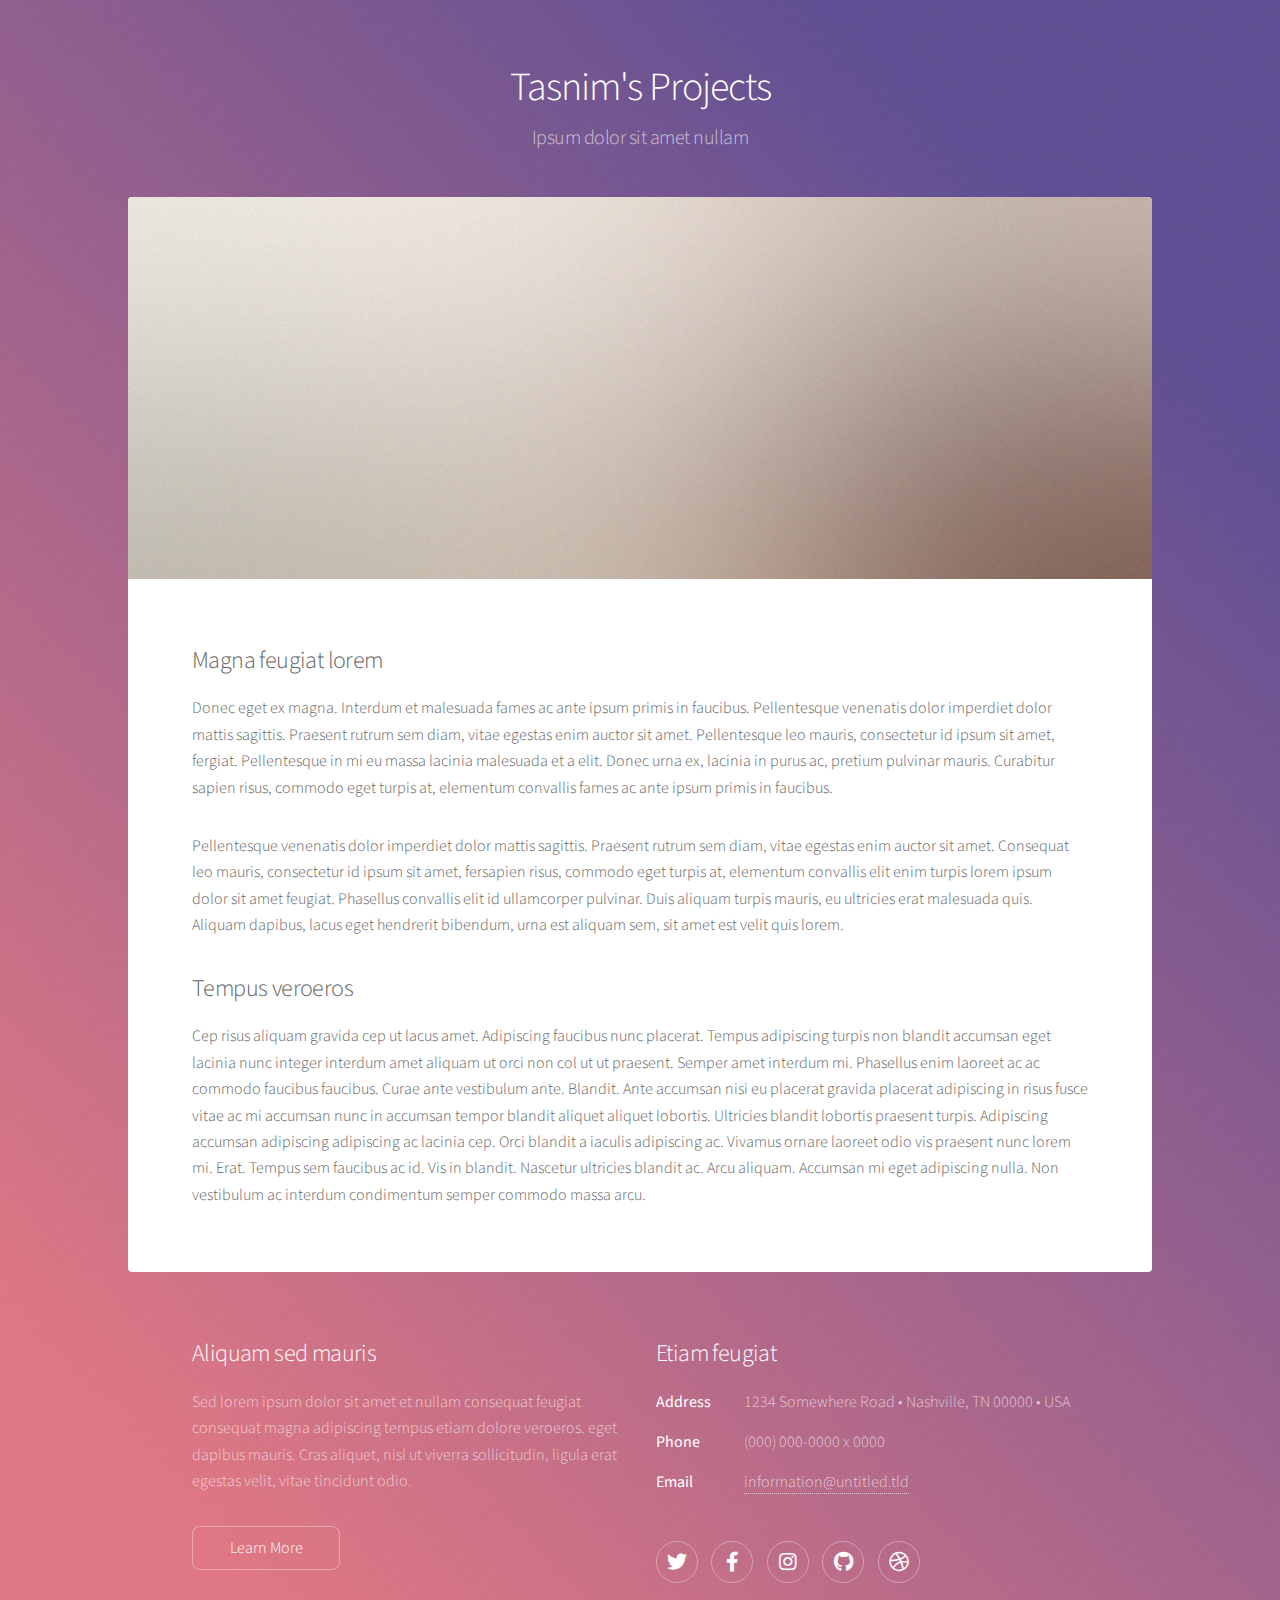
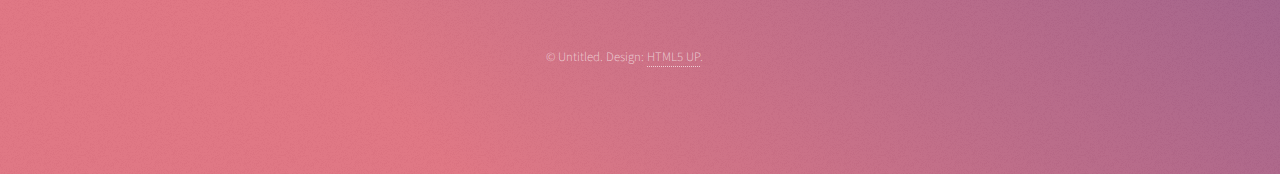
<file: projects.html>
<!DOCTYPE HTML>
<!--
	Stellar by HTML5 UP
	html5up.net | @ajlkn
	Free for personal and commercial use under the CCA 3.0 license (html5up.net/license)
-->
<html>
	<head>
		<title>Generic - Stellar by HTML5 UP</title>
		<meta charset="utf-8" />
		<meta name="viewport" content="width=device-width, initial-scale=1, user-scalable=no" />
		<link rel="stylesheet" href="assets/css/main.css" />
		<noscript><link rel="stylesheet" href="assets/css/noscript.css" /></noscript>
	</head>
	<body class="is-preload">

		<!-- Wrapper -->
			<div id="wrapper">

				<!-- Header -->
					<header id="header">
						<h1>Tasnim's Projects</h1>
						<p>Ipsum dolor sit amet nullam</p>
					</header>

				<!-- Main -->
					<div id="main">

						<!-- Content -->
							<section id="content" class="main">
								<span class="image main"><img src="images/pic04.jpg" alt="" /></span>
								<h2>Magna feugiat lorem</h2>
								<p>Donec eget ex magna. Interdum et malesuada fames ac ante ipsum primis in faucibus. Pellentesque venenatis dolor imperdiet dolor mattis sagittis. Praesent rutrum sem diam, vitae egestas enim auctor sit amet. Pellentesque leo mauris, consectetur id ipsum sit amet, fergiat. Pellentesque in mi eu massa lacinia malesuada et a elit. Donec urna ex, lacinia in purus ac, pretium pulvinar mauris. Curabitur sapien risus, commodo eget turpis at, elementum convallis fames ac ante ipsum primis in faucibus.</p>
								<p>Pellentesque venenatis dolor imperdiet dolor mattis sagittis. Praesent rutrum sem diam, vitae egestas enim auctor sit amet. Consequat leo mauris, consectetur id ipsum sit amet, fersapien risus, commodo eget turpis at, elementum convallis elit enim turpis lorem ipsum dolor sit amet feugiat. Phasellus convallis elit id ullamcorper pulvinar. Duis aliquam turpis mauris, eu ultricies erat malesuada quis. Aliquam dapibus, lacus eget hendrerit bibendum, urna est aliquam sem, sit amet est velit quis lorem.</p>
								<h2>Tempus veroeros</h2>
								<p>Cep risus aliquam gravida cep ut lacus amet. Adipiscing faucibus nunc placerat. Tempus adipiscing turpis non blandit accumsan eget lacinia nunc integer interdum amet aliquam ut orci non col ut ut praesent. Semper amet interdum mi. Phasellus enim laoreet ac ac commodo faucibus faucibus. Curae ante vestibulum ante. Blandit. Ante accumsan nisi eu placerat gravida placerat adipiscing in risus fusce vitae ac mi accumsan nunc in accumsan tempor blandit aliquet aliquet lobortis. Ultricies blandit lobortis praesent turpis. Adipiscing accumsan adipiscing adipiscing ac lacinia cep. Orci blandit a iaculis adipiscing ac. Vivamus ornare laoreet odio vis praesent nunc lorem mi. Erat. Tempus sem faucibus ac id. Vis in blandit. Nascetur ultricies blandit ac. Arcu aliquam. Accumsan mi eget adipiscing nulla. Non vestibulum ac interdum condimentum semper commodo massa arcu.</p>
							</section>

					</div>

				<!-- Footer -->
					<footer id="footer">
						<section>
							<h2>Aliquam sed mauris</h2>
							<p>Sed lorem ipsum dolor sit amet et nullam consequat feugiat consequat magna adipiscing tempus etiam dolore veroeros. eget dapibus mauris. Cras aliquet, nisl ut viverra sollicitudin, ligula erat egestas velit, vitae tincidunt odio.</p>
							<ul class="actions">
								<li><a href="#" class="button">Learn More</a></li>
							</ul>
						</section>
						<section>
							<h2>Etiam feugiat</h2>
							<dl class="alt">
								<dt>Address</dt>
								<dd>1234 Somewhere Road &bull; Nashville, TN 00000 &bull; USA</dd>
								<dt>Phone</dt>
								<dd>(000) 000-0000 x 0000</dd>
								<dt>Email</dt>
								<dd><a href="#">information@untitled.tld</a></dd>
							</dl>
							<ul class="icons">
								<li><a href="#" class="icon brands fa-twitter alt"><span class="label">Twitter</span></a></li>
								<li><a href="#" class="icon brands fa-facebook-f alt"><span class="label">Facebook</span></a></li>
								<li><a href="#" class="icon brands fa-instagram alt"><span class="label">Instagram</span></a></li>
								<li><a href="#" class="icon brands fa-github alt"><span class="label">GitHub</span></a></li>
								<li><a href="#" class="icon brands fa-dribbble alt"><span class="label">Dribbble</span></a></li>
							</ul>
						</section>
						<p class="copyright">&copy; Untitled. Design: <a href="https://html5up.net">HTML5 UP</a>.</p>
					</footer>

			</div>

		<!-- Scripts -->
			<script src="assets/js/jquery.min.js"></script>
			<script src="assets/js/jquery.scrollex.min.js"></script>
			<script src="assets/js/jquery.scrolly.min.js"></script>
			<script src="assets/js/browser.min.js"></script>
			<script src="assets/js/breakpoints.min.js"></script>
			<script src="assets/js/util.js"></script>
			<script src="assets/js/main.js"></script>

	</body>
</html>
</file>
<file: assets/css/noscript.css>
/*
	Stellar by HTML5 UP
	html5up.net | @ajlkn
	Free for personal and commercial use under the CCA 3.0 license (html5up.net/license)
*/

/* Header */

	body.is-preload #header.alt > * {
		opacity: 1;
	}

	body.is-preload #header.alt .logo {
		-moz-transform: none;
		-webkit-transform: none;
		-ms-transform: none;
		transform: none;
	}
</file>
<file: assets/css/main.css>
@import url(fontawesome-all.min.css);
@import 'https://fonts.googleapis.com/css?family=Source+Sans+Pro:300,400';

/*
	Stellar by HTML5 UP
	html5up.net | @ajlkn
	Free for personal and commercial use under the CCA 3.0 license (html5up.net/license)
*/

html, body, div, span, applet, object,
iframe, h1, h2, h3, h4, h5, h6, p, blockquote,
pre, a, abbr, acronym, address, big, cite,
code, del, dfn, em, img, ins, kbd, q, s, samp,
small, strike, strong, sub, sup, tt, var, b,
u, i, center, dl, dt, dd, ol, ul, li, fieldset,
form, label, legend, table, caption, tbody,
tfoot, thead, tr, th, td, article, aside,
canvas, details, embed, figure, figcaption,
footer, header, hgroup, menu, nav, output, ruby,
section, summary, time, mark, audio, video {
	margin: 0;
	padding: 0;
	border: 0;
	font-size: 100%;
	font: inherit;
	vertical-align: baseline;}

article, aside, details, figcaption, figure,
footer, header, hgroup, menu, nav, section {
	display: block;}

body {
	line-height: 1;
}

ol, ul {
	list-style: none;
}

blockquote, q {
	quotes: none;
}

	blockquote:before, blockquote:after, q:before, q:after {
		content: '';
		content: none;
	}

table {
	border-collapse: collapse;
	border-spacing: 0;
}

body {
	-webkit-text-size-adjust: none;
}

mark {
	background-color: transparent;
	color: inherit;
}

input::-moz-focus-inner {
	border: 0;
	padding: 0;
}

input, select, textarea {
	-moz-appearance: none;
	-webkit-appearance: none;
	-ms-appearance: none;
	appearance: none;
}

/* Basic */

	@-ms-viewport {
		width: device-width;
	}

	body {
		-ms-overflow-style: scrollbar;
	}

	@media screen and (max-width: 480px) {

		html, body {
			min-width: 320px;
		}

	}

	html {
		box-sizing: border-box;
	}

	*, *:before, *:after {
		box-sizing: inherit;
	}

	body {
		background-color: #935d8c;
		background-image: url("images/overlay.png"), -moz-linear-gradient(45deg, #e37682 15%, #5f4d93 85%);
		background-image: url("images/overlay.png"), -webkit-linear-gradient(45deg, #e37682 15%, #5f4d93 85%);
		background-image: url("images/overlay.png"), -ms-linear-gradient(45deg, #e37682 15%, #5f4d93 85%);
		background-image: url("images/overlay.png"), linear-gradient(45deg, #e37682 15%, #5f4d93 85%);
	}

		body.is-preload *, body.is-preload *:before, body.is-preload *:after {
			-moz-animation: none !important;
			-webkit-animation: none !important;
			-ms-animation: none !important;
			animation: none !important;
			-moz-transition: none !important;
			-webkit-transition: none !important;
			-ms-transition: none !important;
			transition: none !important;
		}

/* Type */

	body {
		background-color: #935d8c;
		color: rgba(255, 255, 255, 0.65);
	}

	body, input, select, textarea {
		font-family: "Source Sans Pro", Helvetica, sans-serif;
		font-size: 17pt;
		font-weight: 300;
		line-height: 1.65;
	}

		@media screen and (max-width: 1680px) {

			body, input, select, textarea {
				font-size: 14pt;
			}

		}

		@media screen and (max-width: 1280px) {

			body, input, select, textarea {
				font-size: 12pt;
			}

		}

		@media screen and (max-width: 360px) {

			body, input, select, textarea {
				font-size: 11pt;
			}

		}

	a {
		-moz-transition: color 0.2s ease, border-bottom 0.2s ease;
		-webkit-transition: color 0.2s ease, border-bottom 0.2s ease;
		-ms-transition: color 0.2s ease, border-bottom 0.2s ease;
		transition: color 0.2s ease, border-bottom 0.2s ease;
		text-decoration: none;
		border-bottom: dotted 1px;
		color: inherit;
	}

		a:hover {
			border-bottom-color: transparent;
		}

	strong, b {
		font-weight: 400;
	}

	em, i {
		font-style: italic;
	}

	p {
		margin: 0 0 2em 0;
	}

		p.content {
			-moz-columns: 20em 2;
			-webkit-columns: 20em 2;
			-ms-columns: 20em 2;
			columns: 20em 2;
			-moz-column-gap: 2em;
			-webkit-column-gap: 2em;
			-ms-column-gap: 2em;
			column-gap: 2em;
			text-align: justify;
		}

	h1, h2, h3, h4, h5, h6 {
		font-weight: 300;
		line-height: 1.5;
		margin: 0 0 0.7em 0;
		letter-spacing: -0.025em;
	}

		h1 a, h2 a, h3 a, h4 a, h5 a, h6 a {
			color: inherit;
			text-decoration: none;
		}

	h1 {
		font-size: 2.5em;
		line-height: 1.2;
	}

	h2 {
		font-size: 1.5em;
	}

	h3 {
		font-size: 1.25em;
	}

	h4 {
		font-size: 1.1em;
	}

	h5 {
		font-size: 0.9em;
	}

	h6 {
		font-size: 0.7em;
	}

	@media screen and (max-width: 736px) {

		h1 {
			font-size: 2em;
		}

	}

	sub {
		font-size: 0.8em;
		position: relative;
		top: 0.5em;
	}

	sup {
		font-size: 0.8em;
		position: relative;
		top: -0.5em;
	}

	blockquote {
		border-left: solid 4px;
		font-style: italic;
		margin: 0 0 2em 0;
		padding: 0.5em 0 0.5em 2em;
	}

	code {
		border-radius: 8px;
		border: solid 1px;
		font-family: "Courier New", monospace;
		font-size: 0.9em;
		margin: 0 0.25em;
		padding: 0.25em 0.65em;
	}

	pre {
		-webkit-overflow-scrolling: touch;
		font-family: "Courier New", monospace;
		font-size: 0.9em;
		margin: 0 0 2em 0;
	}

		pre code {
			display: block;
			line-height: 1.75;
			padding: 1em 1.5em;
			overflow-x: auto;
		}

	hr {
		border: 0;
		border-bottom: solid 1px;
		margin: 2em 0;
	}

		hr.major {
			margin: 3em 0;
		}

	.align-left {
		text-align: left;
	}

	.align-center {
		text-align: center;
	}

	.align-right {
		text-align: right;
	}

	input, select, textarea {
		color: #ffffff;
	}

	a:hover {
		color: #ffffff;
	}

	strong, b {
		color: #ffffff;
	}

	h1, h2, h3, h4, h5, h6 {
		color: #ffffff;
	}

	blockquote {
		border-left-color: rgba(255, 255, 255, 0.35);
	}

	code {
		background: rgba(255, 255, 255, 0.075);
		border-color: rgba(255, 255, 255, 0.35);
	}

	hr {
		border-bottom-color: rgba(255, 255, 255, 0.35);
	}

/* Row */

	.row {
		display: flex;
		flex-wrap: wrap;
		box-sizing: border-box;
		align-items: stretch;
	}

		.row > * {
			box-sizing: border-box;
		}

		.row.gtr-uniform > * > :last-child {
			margin-bottom: 0;
		}

		.row.aln-left {
			justify-content: flex-start;
		}

		.row.aln-center {
			justify-content: center;
		}

		.row.aln-right {
			justify-content: flex-end;
		}

		.row.aln-top {
			align-items: flex-start;
		}

		.row.aln-middle {
			align-items: center;
		}

		.row.aln-bottom {
			align-items: flex-end;
		}

		.row > .imp {
			order: -1;
		}

		.row > .col-1 {
			width: 8.33333%;
		}

		.row > .off-1 {
			margin-left: 8.33333%;
		}

		.row > .col-2 {
			width: 16.66667%;
		}

		.row > .off-2 {
			margin-left: 16.66667%;
		}

		.row > .col-3 {
			width: 25%;
		}

		.row > .off-3 {
			margin-left: 25%;
		}

		.row > .col-4 {
			width: 33.33333%;
		}

		.row > .off-4 {
			margin-left: 33.33333%;
		}

		.row > .col-5 {
			width: 41.66667%;
		}

		.row > .off-5 {
			margin-left: 41.66667%;
		}

		.row > .col-6 {
			width: 50%;
		}

		.row > .off-6 {
			margin-left: 50%;
		}

		.row > .col-7 {
			width: 58.33333%;
		}

		.row > .off-7 {
			margin-left: 58.33333%;
		}

		.row > .col-8 {
			width: 66.66667%;
		}

		.row > .off-8 {
			margin-left: 66.66667%;
		}

		.row > .col-9 {
			width: 75%;
		}

		.row > .off-9 {
			margin-left: 75%;
		}

		.row > .col-10 {
			width: 83.33333%;
		}

		.row > .off-10 {
			margin-left: 83.33333%;
		}

		.row > .col-11 {
			width: 91.66667%;
		}

		.row > .off-11 {
			margin-left: 91.66667%;
		}

		.row > .col-12 {
			width: 100%;
		}

		.row > .off-12 {
			margin-left: 100%;
		}

		.row.gtr-0 {
			margin-top: 0;
			margin-left: 0em;
		}

			.row.gtr-0 > * {
				padding: 0 0 0 0em;
			}

			.row.gtr-0.gtr-uniform {
				margin-top: 0em;
			}

				.row.gtr-0.gtr-uniform > * {
					padding-top: 0em;
				}

		.row.gtr-25 {
			margin-top: 0;
			margin-left: -0.375em;
		}

			.row.gtr-25 > * {
				padding: 0 0 0 0.375em;
			}

			.row.gtr-25.gtr-uniform {
				margin-top: -0.375em;
			}

				.row.gtr-25.gtr-uniform > * {
					padding-top: 0.375em;
				}

		.row.gtr-50 {
			margin-top: 0;
			margin-left: -0.75em;
		}

			.row.gtr-50 > * {
				padding: 0 0 0 0.75em;
			}

			.row.gtr-50.gtr-uniform {
				margin-top: -0.75em;
			}

				.row.gtr-50.gtr-uniform > * {
					padding-top: 0.75em;
				}

		.row {
			margin-top: 0;
			margin-left: -1.5em;
		}

			.row > * {
				padding: 0 0 0 1.5em;
			}

			.row.gtr-uniform {
				margin-top: -1.5em;
			}

				.row.gtr-uniform > * {
					padding-top: 1.5em;
				}

		.row.gtr-150 {
			margin-top: 0;
			margin-left: -2.25em;
		}

			.row.gtr-150 > * {
				padding: 0 0 0 2.25em;
			}

			.row.gtr-150.gtr-uniform {
				margin-top: -2.25em;
			}

				.row.gtr-150.gtr-uniform > * {
					padding-top: 2.25em;
				}

		.row.gtr-200 {
			margin-top: 0;
			margin-left: -3em;
		}

			.row.gtr-200 > * {
				padding: 0 0 0 3em;
			}

			.row.gtr-200.gtr-uniform {
				margin-top: -3em;
			}

				.row.gtr-200.gtr-uniform > * {
					padding-top: 3em;
				}

		@media screen and (max-width: 1680px) {

			.row {
				display: flex;
				flex-wrap: wrap;
				box-sizing: border-box;
				align-items: stretch;
			}

				.row > * {
					box-sizing: border-box;
				}

				.row.gtr-uniform > * > :last-child {
					margin-bottom: 0;
				}

				.row.aln-left {
					justify-content: flex-start;
				}

				.row.aln-center {
					justify-content: center;
				}

				.row.aln-right {
					justify-content: flex-end;
				}

				.row.aln-top {
					align-items: flex-start;
				}

				.row.aln-middle {
					align-items: center;
				}

				.row.aln-bottom {
					align-items: flex-end;
				}

				.row > .imp-xlarge {
					order: -1;
				}

				.row > .col-1-xlarge {
					width: 8.33333%;
				}

				.row > .off-1-xlarge {
					margin-left: 8.33333%;
				}

				.row > .col-2-xlarge {
					width: 16.66667%;
				}

				.row > .off-2-xlarge {
					margin-left: 16.66667%;
				}

				.row > .col-3-xlarge {
					width: 25%;
				}

				.row > .off-3-xlarge {
					margin-left: 25%;
				}

				.row > .col-4-xlarge {
					width: 33.33333%;
				}

				.row > .off-4-xlarge {
					margin-left: 33.33333%;
				}

				.row > .col-5-xlarge {
					width: 41.66667%;
				}

				.row > .off-5-xlarge {
					margin-left: 41.66667%;
				}

				.row > .col-6-xlarge {
					width: 50%;
				}

				.row > .off-6-xlarge {
					margin-left: 50%;
				}

				.row > .col-7-xlarge {
					width: 58.33333%;
				}

				.row > .off-7-xlarge {
					margin-left: 58.33333%;
				}

				.row > .col-8-xlarge {
					width: 66.66667%;
				}

				.row > .off-8-xlarge {
					margin-left: 66.66667%;
				}

				.row > .col-9-xlarge {
					width: 75%;
				}

				.row > .off-9-xlarge {
					margin-left: 75%;
				}

				.row > .col-10-xlarge {
					width: 83.33333%;
				}

				.row > .off-10-xlarge {
					margin-left: 83.33333%;
				}

				.row > .col-11-xlarge {
					width: 91.66667%;
				}

				.row > .off-11-xlarge {
					margin-left: 91.66667%;
				}

				.row > .col-12-xlarge {
					width: 100%;
				}

				.row > .off-12-xlarge {
					margin-left: 100%;
				}

				.row.gtr-0 {
					margin-top: 0;
					margin-left: 0em;
				}

					.row.gtr-0 > * {
						padding: 0 0 0 0em;
					}

					.row.gtr-0.gtr-uniform {
						margin-top: 0em;
					}

						.row.gtr-0.gtr-uniform > * {
							padding-top: 0em;
						}

				.row.gtr-25 {
					margin-top: 0;
					margin-left: -0.375em;
				}

					.row.gtr-25 > * {
						padding: 0 0 0 0.375em;
					}

					.row.gtr-25.gtr-uniform {
						margin-top: -0.375em;
					}

						.row.gtr-25.gtr-uniform > * {
							padding-top: 0.375em;
						}

				.row.gtr-50 {
					margin-top: 0;
					margin-left: -0.75em;
				}

					.row.gtr-50 > * {
						padding: 0 0 0 0.75em;
					}

					.row.gtr-50.gtr-uniform {
						margin-top: -0.75em;
					}

						.row.gtr-50.gtr-uniform > * {
							padding-top: 0.75em;
						}

				.row {
					margin-top: 0;
					margin-left: -1.5em;
				}

					.row > * {
						padding: 0 0 0 1.5em;
					}

					.row.gtr-uniform {
						margin-top: -1.5em;
					}

						.row.gtr-uniform > * {
							padding-top: 1.5em;
						}

				.row.gtr-150 {
					margin-top: 0;
					margin-left: -2.25em;
				}

					.row.gtr-150 > * {
						padding: 0 0 0 2.25em;
					}

					.row.gtr-150.gtr-uniform {
						margin-top: -2.25em;
					}

						.row.gtr-150.gtr-uniform > * {
							padding-top: 2.25em;
						}

				.row.gtr-200 {
					margin-top: 0;
					margin-left: -3em;
				}

					.row.gtr-200 > * {
						padding: 0 0 0 3em;
					}

					.row.gtr-200.gtr-uniform {
						margin-top: -3em;
					}

						.row.gtr-200.gtr-uniform > * {
							padding-top: 3em;
						}

		}

		@media screen and (max-width: 1280px) {

			.row {
				display: flex;
				flex-wrap: wrap;
				box-sizing: border-box;
				align-items: stretch;
			}

				.row > * {
					box-sizing: border-box;
				}

				.row.gtr-uniform > * > :last-child {
					margin-bottom: 0;
				}

				.row.aln-left {
					justify-content: flex-start;
				}

				.row.aln-center {
					justify-content: center;
				}

				.row.aln-right {
					justify-content: flex-end;
				}

				.row.aln-top {
					align-items: flex-start;
				}

				.row.aln-middle {
					align-items: center;
				}

				.row.aln-bottom {
					align-items: flex-end;
				}

				.row > .imp-large {
					order: -1;
				}

				.row > .col-1-large {
					width: 8.33333%;
				}

				.row > .off-1-large {
					margin-left: 8.33333%;
				}

				.row > .col-2-large {
					width: 16.66667%;
				}

				.row > .off-2-large {
					margin-left: 16.66667%;
				}

				.row > .col-3-large {
					width: 25%;
				}

				.row > .off-3-large {
					margin-left: 25%;
				}

				.row > .col-4-large {
					width: 33.33333%;
				}

				.row > .off-4-large {
					margin-left: 33.33333%;
				}

				.row > .col-5-large {
					width: 41.66667%;
				}

				.row > .off-5-large {
					margin-left: 41.66667%;
				}

				.row > .col-6-large {
					width: 50%;
				}

				.row > .off-6-large {
					margin-left: 50%;
				}

				.row > .col-7-large {
					width: 58.33333%;
				}

				.row > .off-7-large {
					margin-left: 58.33333%;
				}

				.row > .col-8-large {
					width: 66.66667%;
				}

				.row > .off-8-large {
					margin-left: 66.66667%;
				}

				.row > .col-9-large {
					width: 75%;
				}

				.row > .off-9-large {
					margin-left: 75%;
				}

				.row > .col-10-large {
					width: 83.33333%;
				}

				.row > .off-10-large {
					margin-left: 83.33333%;
				}

				.row > .col-11-large {
					width: 91.66667%;
				}

				.row > .off-11-large {
					margin-left: 91.66667%;
				}

				.row > .col-12-large {
					width: 100%;
				}

				.row > .off-12-large {
					margin-left: 100%;
				}

				.row.gtr-0 {
					margin-top: 0;
					margin-left: 0em;
				}

					.row.gtr-0 > * {
						padding: 0 0 0 0em;
					}

					.row.gtr-0.gtr-uniform {
						margin-top: 0em;
					}

						.row.gtr-0.gtr-uniform > * {
							padding-top: 0em;
						}

				.row.gtr-25 {
					margin-top: 0;
					margin-left: -0.375em;
				}

					.row.gtr-25 > * {
						padding: 0 0 0 0.375em;
					}

					.row.gtr-25.gtr-uniform {
						margin-top: -0.375em;
					}

						.row.gtr-25.gtr-uniform > * {
							padding-top: 0.375em;
						}

				.row.gtr-50 {
					margin-top: 0;
					margin-left: -0.75em;
				}

					.row.gtr-50 > * {
						padding: 0 0 0 0.75em;
					}

					.row.gtr-50.gtr-uniform {
						margin-top: -0.75em;
					}

						.row.gtr-50.gtr-uniform > * {
							padding-top: 0.75em;
						}

				.row {
					margin-top: 0;
					margin-left: -1.5em;
				}

					.row > * {
						padding: 0 0 0 1.5em;
					}

					.row.gtr-uniform {
						margin-top: -1.5em;
					}

						.row.gtr-uniform > * {
							padding-top: 1.5em;
						}

				.row.gtr-150 {
					margin-top: 0;
					margin-left: -2.25em;
				}

					.row.gtr-150 > * {
						padding: 0 0 0 2.25em;
					}

					.row.gtr-150.gtr-uniform {
						margin-top: -2.25em;
					}

						.row.gtr-150.gtr-uniform > * {
							padding-top: 2.25em;
						}

				.row.gtr-200 {
					margin-top: 0;
					margin-left: -3em;
				}

					.row.gtr-200 > * {
						padding: 0 0 0 3em;
					}

					.row.gtr-200.gtr-uniform {
						margin-top: -3em;
					}

						.row.gtr-200.gtr-uniform > * {
							padding-top: 3em;
						}

		}

		@media screen and (max-width: 980px) {

			.row {
				display: flex;
				flex-wrap: wrap;
				box-sizing: border-box;
				align-items: stretch;
			}

				.row > * {
					box-sizing: border-box;
				}

				.row.gtr-uniform > * > :last-child {
					margin-bottom: 0;
				}

				.row.aln-left {
					justify-content: flex-start;
				}

				.row.aln-center {
					justify-content: center;
				}

				.row.aln-right {
					justify-content: flex-end;
				}

				.row.aln-top {
					align-items: flex-start;
				}

				.row.aln-middle {
					align-items: center;
				}

				.row.aln-bottom {
					align-items: flex-end;
				}

				.row > .imp-medium {
					order: -1;
				}

				.row > .col-1-medium {
					width: 8.33333%;
				}

				.row > .off-1-medium {
					margin-left: 8.33333%;
				}

				.row > .col-2-medium {
					width: 16.66667%;
				}

				.row > .off-2-medium {
					margin-left: 16.66667%;
				}

				.row > .col-3-medium {
					width: 25%;
				}

				.row > .off-3-medium {
					margin-left: 25%;
				}

				.row > .col-4-medium {
					width: 33.33333%;
				}

				.row > .off-4-medium {
					margin-left: 33.33333%;
				}

				.row > .col-5-medium {
					width: 41.66667%;
				}

				.row > .off-5-medium {
					margin-left: 41.66667%;
				}

				.row > .col-6-medium {
					width: 50%;
				}

				.row > .off-6-medium {
					margin-left: 50%;
				}

				.row > .col-7-medium {
					width: 58.33333%;
				}

				.row > .off-7-medium {
					margin-left: 58.33333%;
				}

				.row > .col-8-medium {
					width: 66.66667%;
				}

				.row > .off-8-medium {
					margin-left: 66.66667%;
				}

				.row > .col-9-medium {
					width: 75%;
				}

				.row > .off-9-medium {
					margin-left: 75%;
				}

				.row > .col-10-medium {
					width: 83.33333%;
				}

				.row > .off-10-medium {
					margin-left: 83.33333%;
				}

				.row > .col-11-medium {
					width: 91.66667%;
				}

				.row > .off-11-medium {
					margin-left: 91.66667%;
				}

				.row > .col-12-medium {
					width: 100%;
				}

				.row > .off-12-medium {
					margin-left: 100%;
				}

				.row.gtr-0 {
					margin-top: 0;
					margin-left: 0em;
				}

					.row.gtr-0 > * {
						padding: 0 0 0 0em;
					}

					.row.gtr-0.gtr-uniform {
						margin-top: 0em;
					}

						.row.gtr-0.gtr-uniform > * {
							padding-top: 0em;
						}

				.row.gtr-25 {
					margin-top: 0;
					margin-left: -0.375em;
				}

					.row.gtr-25 > * {
						padding: 0 0 0 0.375em;
					}

					.row.gtr-25.gtr-uniform {
						margin-top: -0.375em;
					}

						.row.gtr-25.gtr-uniform > * {
							padding-top: 0.375em;
						}

				.row.gtr-50 {
					margin-top: 0;
					margin-left: -0.75em;
				}

					.row.gtr-50 > * {
						padding: 0 0 0 0.75em;
					}

					.row.gtr-50.gtr-uniform {
						margin-top: -0.75em;
					}

						.row.gtr-50.gtr-uniform > * {
							padding-top: 0.75em;
						}

				.row {
					margin-top: 0;
					margin-left: -1.5em;
				}

					.row > * {
						padding: 0 0 0 1.5em;
					}

					.row.gtr-uniform {
						margin-top: -1.5em;
					}

						.row.gtr-uniform > * {
							padding-top: 1.5em;
						}

				.row.gtr-150 {
					margin-top: 0;
					margin-left: -2.25em;
				}

					.row.gtr-150 > * {
						padding: 0 0 0 2.25em;
					}

					.row.gtr-150.gtr-uniform {
						margin-top: -2.25em;
					}

						.row.gtr-150.gtr-uniform > * {
							padding-top: 2.25em;
						}

				.row.gtr-200 {
					margin-top: 0;
					margin-left: -3em;
				}

					.row.gtr-200 > * {
						padding: 0 0 0 3em;
					}

					.row.gtr-200.gtr-uniform {
						margin-top: -3em;
					}

						.row.gtr-200.gtr-uniform > * {
							padding-top: 3em;
						}

		}

		@media screen and (max-width: 736px) {

			.row {
				display: flex;
				flex-wrap: wrap;
				box-sizing: border-box;
				align-items: stretch;
			}

				.row > * {
					box-sizing: border-box;
				}

				.row.gtr-uniform > * > :last-child {
					margin-bottom: 0;
				}

				.row.aln-left {
					justify-content: flex-start;
				}

				.row.aln-center {
					justify-content: center;
				}

				.row.aln-right {
					justify-content: flex-end;
				}

				.row.aln-top {
					align-items: flex-start;
				}

				.row.aln-middle {
					align-items: center;
				}

				.row.aln-bottom {
					align-items: flex-end;
				}

				.row > .imp-small {
					order: -1;
				}

				.row > .col-1-small {
					width: 8.33333%;
				}

				.row > .off-1-small {
					margin-left: 8.33333%;
				}

				.row > .col-2-small {
					width: 16.66667%;
				}

				.row > .off-2-small {
					margin-left: 16.66667%;
				}

				.row > .col-3-small {
					width: 25%;
				}

				.row > .off-3-small {
					margin-left: 25%;
				}

				.row > .col-4-small {
					width: 33.33333%;
				}

				.row > .off-4-small {
					margin-left: 33.33333%;
				}

				.row > .col-5-small {
					width: 41.66667%;
				}

				.row > .off-5-small {
					margin-left: 41.66667%;
				}

				.row > .col-6-small {
					width: 50%;
				}

				.row > .off-6-small {
					margin-left: 50%;
				}

				.row > .col-7-small {
					width: 58.33333%;
				}

				.row > .off-7-small {
					margin-left: 58.33333%;
				}

				.row > .col-8-small {
					width: 66.66667%;
				}

				.row > .off-8-small {
					margin-left: 66.66667%;
				}

				.row > .col-9-small {
					width: 75%;
				}

				.row > .off-9-small {
					margin-left: 75%;
				}

				.row > .col-10-small {
					width: 83.33333%;
				}

				.row > .off-10-small {
					margin-left: 83.33333%;
				}

				.row > .col-11-small {
					width: 91.66667%;
				}

				.row > .off-11-small {
					margin-left: 91.66667%;
				}

				.row > .col-12-small {
					width: 100%;
				}

				.row > .off-12-small {
					margin-left: 100%;
				}

				.row.gtr-0 {
					margin-top: 0;
					margin-left: 0em;
				}

					.row.gtr-0 > * {
						padding: 0 0 0 0em;
					}

					.row.gtr-0.gtr-uniform {
						margin-top: 0em;
					}

						.row.gtr-0.gtr-uniform > * {
							padding-top: 0em;
						}

				.row.gtr-25 {
					margin-top: 0;
					margin-left: -0.25em;
				}

					.row.gtr-25 > * {
						padding: 0 0 0 0.25em;
					}

					.row.gtr-25.gtr-uniform {
						margin-top: -0.25em;
					}

						.row.gtr-25.gtr-uniform > * {
							padding-top: 0.25em;
						}

				.row.gtr-50 {
					margin-top: 0;
					margin-left: -0.5em;
				}

					.row.gtr-50 > * {
						padding: 0 0 0 0.5em;
					}

					.row.gtr-50.gtr-uniform {
						margin-top: -0.5em;
					}

						.row.gtr-50.gtr-uniform > * {
							padding-top: 0.5em;
						}

				.row {
					margin-top: 0;
					margin-left: -1em;
				}

					.row > * {
						padding: 0 0 0 1em;
					}

					.row.gtr-uniform {
						margin-top: -1em;
					}

						.row.gtr-uniform > * {
							padding-top: 1em;
						}

				.row.gtr-150 {
					margin-top: 0;
					margin-left: -1.5em;
				}

					.row.gtr-150 > * {
						padding: 0 0 0 1.5em;
					}

					.row.gtr-150.gtr-uniform {
						margin-top: -1.5em;
					}

						.row.gtr-150.gtr-uniform > * {
							padding-top: 1.5em;
						}

				.row.gtr-200 {
					margin-top: 0;
					margin-left: -2em;
				}

					.row.gtr-200 > * {
						padding: 0 0 0 2em;
					}

					.row.gtr-200.gtr-uniform {
						margin-top: -2em;
					}

						.row.gtr-200.gtr-uniform > * {
							padding-top: 2em;
						}

		}

		@media screen and (max-width: 480px) {

			.row {
				display: flex;
				flex-wrap: wrap;
				box-sizing: border-box;
				align-items: stretch;
			}

				.row > * {
					box-sizing: border-box;
				}

				.row.gtr-uniform > * > :last-child {
					margin-bottom: 0;
				}

				.row.aln-left {
					justify-content: flex-start;
				}

				.row.aln-center {
					justify-content: center;
				}

				.row.aln-right {
					justify-content: flex-end;
				}

				.row.aln-top {
					align-items: flex-start;
				}

				.row.aln-middle {
					align-items: center;
				}

				.row.aln-bottom {
					align-items: flex-end;
				}

				.row > .imp-xsmall {
					order: -1;
				}

				.row > .col-1-xsmall {
					width: 8.33333%;
				}

				.row > .off-1-xsmall {
					margin-left: 8.33333%;
				}

				.row > .col-2-xsmall {
					width: 16.66667%;
				}

				.row > .off-2-xsmall {
					margin-left: 16.66667%;
				}

				.row > .col-3-xsmall {
					width: 25%;
				}

				.row > .off-3-xsmall {
					margin-left: 25%;
				}

				.row > .col-4-xsmall {
					width: 33.33333%;
				}

				.row > .off-4-xsmall {
					margin-left: 33.33333%;
				}

				.row > .col-5-xsmall {
					width: 41.66667%;
				}

				.row > .off-5-xsmall {
					margin-left: 41.66667%;
				}

				.row > .col-6-xsmall {
					width: 50%;
				}

				.row > .off-6-xsmall {
					margin-left: 50%;
				}

				.row > .col-7-xsmall {
					width: 58.33333%;
				}

				.row > .off-7-xsmall {
					margin-left: 58.33333%;
				}

				.row > .col-8-xsmall {
					width: 66.66667%;
				}

				.row > .off-8-xsmall {
					margin-left: 66.66667%;
				}

				.row > .col-9-xsmall {
					width: 75%;
				}

				.row > .off-9-xsmall {
					margin-left: 75%;
				}

				.row > .col-10-xsmall {
					width: 83.33333%;
				}

				.row > .off-10-xsmall {
					margin-left: 83.33333%;
				}

				.row > .col-11-xsmall {
					width: 91.66667%;
				}

				.row > .off-11-xsmall {
					margin-left: 91.66667%;
				}

				.row > .col-12-xsmall {
					width: 100%;
				}

				.row > .off-12-xsmall {
					margin-left: 100%;
				}

				.row.gtr-0 {
					margin-top: 0;
					margin-left: 0em;
				}

					.row.gtr-0 > * {
						padding: 0 0 0 0em;
					}

					.row.gtr-0.gtr-uniform {
						margin-top: 0em;
					}

						.row.gtr-0.gtr-uniform > * {
							padding-top: 0em;
						}

				.row.gtr-25 {
					margin-top: 0;
					margin-left: -0.3125em;
				}

					.row.gtr-25 > * {
						padding: 0 0 0 0.3125em;
					}

					.row.gtr-25.gtr-uniform {
						margin-top: -0.3125em;
					}

						.row.gtr-25.gtr-uniform > * {
							padding-top: 0.3125em;
						}

				.row.gtr-50 {
					margin-top: 0;
					margin-left: -0.625em;
				}

					.row.gtr-50 > * {
						padding: 0 0 0 0.625em;
					}

					.row.gtr-50.gtr-uniform {
						margin-top: -0.625em;
					}

						.row.gtr-50.gtr-uniform > * {
							padding-top: 0.625em;
						}

				.row {
					margin-top: 0;
					margin-left: -1.25em;
				}

					.row > * {
						padding: 0 0 0 1.25em;
					}

					.row.gtr-uniform {
						margin-top: -1.25em;
					}

						.row.gtr-uniform > * {
							padding-top: 1.25em;
						}

				.row.gtr-150 {
					margin-top: 0;
					margin-left: -1.875em;
				}

					.row.gtr-150 > * {
						padding: 0 0 0 1.875em;
					}

					.row.gtr-150.gtr-uniform {
						margin-top: -1.875em;
					}

						.row.gtr-150.gtr-uniform > * {
							padding-top: 1.875em;
						}

				.row.gtr-200 {
					margin-top: 0;
					margin-left: -2.5em;
				}

					.row.gtr-200 > * {
						padding: 0 0 0 2.5em;
					}

					.row.gtr-200.gtr-uniform {
						margin-top: -2.5em;
					}

						.row.gtr-200.gtr-uniform > * {
							padding-top: 2.5em;
						}

		}

/* Box */

	.box {
		border-radius: 8px;
		border: solid;
		margin-bottom: 2em;
		padding: 1.5em;
	}

		.box > :last-child,
		.box > :last-child > :last-child,
		.box > :last-child > :last-child > :last-child {
			margin-bottom: 0;
		}

		.box.alt {
			border: 0;
			border-radius: 0;
			padding: 0;
		}

	.box {
		border-color: rgba(255, 255, 255, 0.35);
	}

/* Button */

	input[type="submit"],
	input[type="reset"],
	input[type="button"],
	button,
	.button {
		-moz-appearance: none;
		-webkit-appearance: none;
		-ms-appearance: none;
		appearance: none;
		-moz-transition: background-color 0.2s ease-in-out, color 0.2s ease-in-out;
		-webkit-transition: background-color 0.2s ease-in-out, color 0.2s ease-in-out;
		-ms-transition: background-color 0.2s ease-in-out, color 0.2s ease-in-out;
		transition: background-color 0.2s ease-in-out, color 0.2s ease-in-out;
		border-radius: 8px;
		border: 0;
		cursor: pointer;
		display: inline-block;
		font-weight: 300;
		height: 2.75em;
		line-height: 2.75em;
		min-width: 9.25em;
		padding: 0 1.5em;
		text-align: center;
		text-decoration: none;
		white-space: nowrap;
	}

		input[type="submit"].icon,
		input[type="reset"].icon,
		input[type="button"].icon,
		button.icon,
		.button.icon {
			padding-left: 1.35em;
		}

			input[type="submit"].icon:before,
			input[type="reset"].icon:before,
			input[type="button"].icon:before,
			button.icon:before,
			.button.icon:before {
				margin-right: 0.5em;
			}

		input[type="submit"].fit,
		input[type="reset"].fit,
		input[type="button"].fit,
		button.fit,
		.button.fit {
			width: 100%;
		}

		input[type="submit"].small,
		input[type="reset"].small,
		input[type="button"].small,
		button.small,
		.button.small {
			font-size: 0.8em;
		}

		input[type="submit"].large,
		input[type="reset"].large,
		input[type="button"].large,
		button.large,
		.button.large {
			font-size: 1.35em;
		}

		input[type="submit"].disabled, input[type="submit"]:disabled,
		input[type="reset"].disabled,
		input[type="reset"]:disabled,
		input[type="button"].disabled,
		input[type="button"]:disabled,
		button.disabled,
		button:disabled,
		.button.disabled,
		.button:disabled {
			pointer-events: none;
			opacity: 0.25;
		}

		@media screen and (max-width: 736px) {

			input[type="submit"],
			input[type="reset"],
			input[type="button"],
			button,
			.button {
				min-width: 0;
			}

		}

	input[type="submit"],
	input[type="reset"],
	input[type="button"],
	button,
	.button {
		background-color: transparent;
		box-shadow: inset 0 0 0 1px rgba(255, 255, 255, 0.35);
		color: #ffffff !important;
	}

		input[type="submit"]:hover,
		input[type="reset"]:hover,
		input[type="button"]:hover,
		button:hover,
		.button:hover {
			background-color: rgba(255, 255, 255, 0.075);
		}

		input[type="submit"]:active,
		input[type="reset"]:active,
		input[type="button"]:active,
		button:active,
		.button:active {
			background-color: rgba(255, 255, 255, 0.2);
		}

		input[type="submit"].icon:before,
		input[type="reset"].icon:before,
		input[type="button"].icon:before,
		button.icon:before,
		.button.icon:before {
			color: rgba(255, 255, 255, 0.5);
		}

		input[type="submit"].primary,
		input[type="reset"].primary,
		input[type="button"].primary,
		button.primary,
		.button.primary {
			background-color: #8cc9f0;
			color: #ffffff !important;
			box-shadow: none;
		}

			input[type="submit"].primary:hover,
			input[type="reset"].primary:hover,
			input[type="button"].primary:hover,
			button.primary:hover,
			.button.primary:hover {
				background-color: #9acff2;
			}

			input[type="submit"].primary:active,
			input[type="reset"].primary:active,
			input[type="button"].primary:active,
			button.primary:active,
			.button.primary:active {
				background-color: #7ec3ee;
			}

			input[type="submit"].primary.icon:before,
			input[type="reset"].primary.icon:before,
			input[type="button"].primary.icon:before,
			button.primary.icon:before,
			.button.primary.icon:before {
				color: #ffffff !important;
			}

/* Form */

	form {
		margin: 0 0 2em 0;
	}

	label {
		display: block;
		font-size: 0.9em;
		font-weight: 400;
		margin: 0 0 1em 0;
	}

	input[type="text"],
	input[type="password"],
	input[type="email"],
	select,
	textarea {
		-moz-appearance: none;
		-webkit-appearance: none;
		-ms-appearance: none;
		appearance: none;
		border-radius: 8px;
		border: solid 1px;
		color: inherit;
		display: block;
		outline: 0;
		padding: 0 1em;
		text-decoration: none;
		width: 100%;
	}

		input[type="text"]:invalid,
		input[type="password"]:invalid,
		input[type="email"]:invalid,
		select:invalid,
		textarea:invalid {
			box-shadow: none;
		}

	select {
		background-size: 1.25rem;
		background-repeat: no-repeat;
		background-position: calc(100% - 1rem) center;
		height: 2.75em;
		padding-right: 2.75em;
		text-overflow: ellipsis;
	}

		select:focus::-ms-value {
			background-color: transparent;
		}

		select::-ms-expand {
			display: none;
		}

	input[type="text"],
	input[type="password"],
	input[type="email"],
	select {
		height: 2.75em;
	}

	textarea {
		padding: 0.75em 1em;
	}

	input[type="checkbox"],
	input[type="radio"] {
		-moz-appearance: none;
		-webkit-appearance: none;
		-ms-appearance: none;
		appearance: none;
		display: block;
		float: left;
		margin-right: -2em;
		opacity: 0;
		width: 1em;
		z-index: -1;
	}

		input[type="checkbox"] + label,
		input[type="radio"] + label {
			text-decoration: none;
			cursor: pointer;
			display: inline-block;
			font-size: 1em;
			font-weight: 300;
			padding-left: 2.4em;
			padding-right: 0.75em;
			position: relative;
		}

			input[type="checkbox"] + label:before,
			input[type="radio"] + label:before {
				-moz-osx-font-smoothing: grayscale;
				-webkit-font-smoothing: antialiased;
				display: inline-block;
				font-style: normal;
				font-variant: normal;
				text-rendering: auto;
				line-height: 1;
				text-transform: none !important;
				font-family: 'Font Awesome 5 Free';
				font-weight: 900;
			}

			input[type="checkbox"] + label:before,
			input[type="radio"] + label:before {
				border-radius: 8px;
				border: solid 1px;
				content: '';
				display: inline-block;
				font-size: 0.8em;
				height: 2.0625em;
				left: 0;
				line-height: 2.0625em;
				position: absolute;
				text-align: center;
				top: 0;
				width: 2.0625em;
			}

		input[type="checkbox"]:checked + label:before,
		input[type="radio"]:checked + label:before {
			content: '\f00c';
		}

	input[type="checkbox"] + label:before {
		border-radius: 8px;
	}

	input[type="radio"] + label:before {
		border-radius: 100%;
	}

	::-webkit-input-placeholder {
		opacity: 1.0;
	}

	:-moz-placeholder {
		opacity: 1.0;
	}

	::-moz-placeholder {
		opacity: 1.0;
	}

	:-ms-input-placeholder {
		opacity: 1.0;
	}

	label {
		color: #ffffff;
	}

	input[type="text"],
	input[type="password"],
	input[type="email"],
	select,
	textarea {
		background-color: rgba(255, 255, 255, 0.075);
		border-color: rgba(255, 255, 255, 0.35);
	}

		input[type="text"]:focus,
		input[type="password"]:focus,
		input[type="email"]:focus,
		select:focus,
		textarea:focus {
			border-color: #8cc9f0;
			box-shadow: 0 0 0 1px #8cc9f0;
		}

	select {
		background-image: url("data:image/svg+xml;charset=utf8,%3Csvg xmlns='http://www.w3.org/2000/svg' width='40' height='40' preserveAspectRatio='none' viewBox='0 0 40 40'%3E%3Cpath d='M9.4,12.3l10.4,10.4l10.4-10.4c0.2-0.2,0.5-0.4,0.9-0.4c0.3,0,0.6,0.1,0.9,0.4l3.3,3.3c0.2,0.2,0.4,0.5,0.4,0.9 c0,0.4-0.1,0.6-0.4,0.9L20.7,31.9c-0.2,0.2-0.5,0.4-0.9,0.4c-0.3,0-0.6-0.1-0.9-0.4L4.3,17.3c-0.2-0.2-0.4-0.5-0.4-0.9 c0-0.4,0.1-0.6,0.4-0.9l3.3-3.3c0.2-0.2,0.5-0.4,0.9-0.4S9.1,12.1,9.4,12.3z' fill='rgba(255, 255, 255, 0.35)' /%3E%3C/svg%3E");
	}

		select option {
			color: #ffffff;
			background: #935d8c;
		}

	input[type="checkbox"] + label,
	input[type="radio"] + label {
		color: rgba(255, 255, 255, 0.65);
	}

		input[type="checkbox"] + label:before,
		input[type="radio"] + label:before {
			background: rgba(255, 255, 255, 0.075);
			border-color: rgba(255, 255, 255, 0.35);
		}

	input[type="checkbox"]:checked + label:before,
	input[type="radio"]:checked + label:before {
		background-color: #ffffff;
		border-color: #ffffff;
		color: #935d8c;
	}

	input[type="checkbox"]:focus + label:before,
	input[type="radio"]:focus + label:before {
		border-color: #8cc9f0;
		box-shadow: 0 0 0 1px #8cc9f0;
	}

	::-webkit-input-placeholder {
		color: rgba(255, 255, 255, 0.5) !important;
	}

	:-moz-placeholder {
		color: rgba(255, 255, 255, 0.5) !important;
	}

	::-moz-placeholder {
		color: rgba(255, 255, 255, 0.5) !important;
	}

	:-ms-input-placeholder {
		color: rgba(255, 255, 255, 0.5) !important;
	}

	.formerize-placeholder {
		color: rgba(255, 255, 255, 0.5) !important;
	}

/* Icon */

	.icon {
		text-decoration: none;
		-moz-transition: background-color 0.2s ease-in-out, color 0.2s ease-in-out;
		-webkit-transition: background-color 0.2s ease-in-out, color 0.2s ease-in-out;
		-ms-transition: background-color 0.2s ease-in-out, color 0.2s ease-in-out;
		transition: background-color 0.2s ease-in-out, color 0.2s ease-in-out;
		border-bottom: none;
		position: relative;
	}

		.icon:before {
			-moz-osx-font-smoothing: grayscale;
			-webkit-font-smoothing: antialiased;
			display: inline-block;
			font-style: normal;
			font-variant: normal;
			text-rendering: auto;
			line-height: 1;
			text-transform: none !important;
			font-family: 'Font Awesome 5 Free';
			font-weight: 400;
		}

		.icon > .label {
			display: none;
		}

		.icon:before {
			line-height: solid;
		}

		.icon.solid:before {
			font-weight: 900;
		}

		.icon.brands:before {
			font-family: 'Font Awesome 5 Brands';
		}

		.icon.major {
			border: solid 1px;
			display: inline-block;
			border-radius: 100%;
			padding: 0.65em;
			margin: 0 0 2em 0;
			cursor: default;
		}

			.icon.major:before {
				display: inline-block;
				font-size: 6.25rem;
				width: 2.25em;
				height: 2.25em;
				line-height: 2.2em;
				border-radius: 100%;
				border: solid 1px;
				text-align: center;
			}

		.icon.alt {
			display: inline-block;
			border: solid 1px;
			border-radius: 100%;
		}

			.icon.alt:before {
				display: block;
				font-size: 1.25em;
				width: 2em;
				height: 2em;
				text-align: center;
				line-height: 2em;
			}

		.icon.style1 {
			color: #efa8b0;
		}

		.icon.style2 {
			color: #c79cc8;
		}

		.icon.style3 {
			color: #a89cc8;
		}

		.icon.style4 {
			color: #9bb2e1;
		}

		.icon.style5 {
			color: #8cc9f0;
		}

		@media screen and (max-width: 1680px) {

			.icon.major:before {
				font-size: 5.5rem;
			}

		}

		@media screen and (max-width: 1280px) {

			.icon.major:before {
				font-size: 4.75rem;
			}

		}

		@media screen and (max-width: 736px) {

			.icon.major {
				margin: 0 0 1.5em 0;
				padding: 0.35em;
			}

				.icon.major:before {
					font-size: 3.5rem;
				}

		}

	.icon.major {
		border-color: rgba(255, 255, 255, 0.35);
	}

		.icon.major:before {
			border-color: rgba(255, 255, 255, 0.35);
		}

	.icon.alt {
		border-color: rgba(255, 255, 255, 0.35);
		color: #ffffff;
	}

		.icon.alt:hover {
			background-color: rgba(255, 255, 255, 0.075);
		}

		.icon.alt:active {
			background-color: rgba(255, 255, 255, 0.2);
		}

/* Image */

	.image {
		border-radius: 8px;
		border: 0;
		display: inline-block;
		position: relative;
	}

		.image img {
			border-radius: 8px;
			display: block;
		}

		.image.left, .image.right {
			max-width: 40%;
		}

			.image.left img, .image.right img {
				width: 100%;
			}

		.image.left {
			float: left;
			margin: 0 1.5em 1em 0;
			top: 0.25em;
		}

		.image.right {
			float: right;
			margin: 0 0 1em 1.5em;
			top: 0.25em;
		}

		.image.fit {
			display: block;
			margin: 0 0 2em 0;
			width: 100%;
		}

			.image.fit img {
				width: 100%;
			}

		.image.main {
			display: block;
			margin: 0 0 3em 0;
			width: 100%;
		}

			.image.main img {
				width: 100%;
			}

/* List */

	ol {
		list-style: decimal;
		margin: 0 0 2em 0;
		padding-left: 1.25em;
	}

		ol li {
			padding-left: 0.25em;
		}

	ul {
		list-style: disc;
		margin: 0 0 2em 0;
		padding-left: 1em;
	}

		ul li {
			padding-left: 0.5em;
		}

		ul.alt {
			list-style: none;
			padding-left: 0;
		}

			ul.alt li {
				border-top: solid 1px;
				padding: 0.5em 0;
			}

				ul.alt li:first-child {
					border-top: 0;
					padding-top: 0;
				}

	dl {
		margin: 0 0 2em 0;
	}

		dl dt {
			display: block;
			font-weight: 400;
			margin: 0 0 1em 0;
		}

		dl dd {
			margin-left: 2em;
		}

		dl.alt dt {
			display: block;
			width: 3em;
			margin: 0;
			clear: left;
			float: left;
		}

		dl.alt dd {
			margin: 0 0 0.85em 5.5em;
		}

		dl.alt:after {
			content: '';
			display: block;
			clear: both;
		}

	ul.alt li {
		border-top-color: rgba(255, 255, 255, 0.35);
	}

	dl dt {
		color: #ffffff;
	}

/* Actions */

	ul.actions {
		display: -moz-flex;
		display: -webkit-flex;
		display: -ms-flex;
		display: flex;
		cursor: default;
		list-style: none;
		margin-left: -1em;
		padding-left: 0;
	}

		ul.actions li {
			padding: 0 0 0 1em;
			vertical-align: middle;
		}

		ul.actions.special {
			-moz-justify-content: center;
			-webkit-justify-content: center;
			-ms-justify-content: center;
			justify-content: center;
			width: 100%;
			margin-left: 0;
		}

			ul.actions.special li:first-child {
				padding-left: 0;
			}

		ul.actions.stacked {
			-moz-flex-direction: column;
			-webkit-flex-direction: column;
			-ms-flex-direction: column;
			flex-direction: column;
			margin-left: 0;
		}

			ul.actions.stacked li {
				padding: 1.3em 0 0 0;
			}

				ul.actions.stacked li:first-child {
					padding-top: 0;
				}

		ul.actions.fit {
			width: calc(100% + 1em);
		}

			ul.actions.fit li {
				-moz-flex-grow: 1;
				-webkit-flex-grow: 1;
				-ms-flex-grow: 1;
				flex-grow: 1;
				-moz-flex-shrink: 1;
				-webkit-flex-shrink: 1;
				-ms-flex-shrink: 1;
				flex-shrink: 1;
				width: 100%;
			}

				ul.actions.fit li > * {
					width: 100%;
				}

			ul.actions.fit.stacked {
				width: 100%;
			}

		@media screen and (max-width: 480px) {

			ul.actions:not(.fixed) {
				-moz-flex-direction: column;
				-webkit-flex-direction: column;
				-ms-flex-direction: column;
				flex-direction: column;
				margin-left: 0;
				width: 100% !important;
			}

				ul.actions:not(.fixed) li {
					-moz-flex-grow: 1;
					-webkit-flex-grow: 1;
					-ms-flex-grow: 1;
					flex-grow: 1;
					-moz-flex-shrink: 1;
					-webkit-flex-shrink: 1;
					-ms-flex-shrink: 1;
					flex-shrink: 1;
					padding: 1em 0 0 0;
					text-align: center;
					width: 100%;
				}

					ul.actions:not(.fixed) li > * {
						width: 100%;
					}

					ul.actions:not(.fixed) li:first-child {
						padding-top: 0;
					}

					ul.actions:not(.fixed) li input[type="submit"],
					ul.actions:not(.fixed) li input[type="reset"],
					ul.actions:not(.fixed) li input[type="button"],
					ul.actions:not(.fixed) li button,
					ul.actions:not(.fixed) li .button {
						width: 100%;
					}

						ul.actions:not(.fixed) li input[type="submit"].icon:before,
						ul.actions:not(.fixed) li input[type="reset"].icon:before,
						ul.actions:not(.fixed) li input[type="button"].icon:before,
						ul.actions:not(.fixed) li button.icon:before,
						ul.actions:not(.fixed) li .button.icon:before {
							margin-left: -0.5rem;
						}

		}

/* Icons */

	ul.icons {
		cursor: default;
		list-style: none;
		padding-left: 0;
	}

		ul.icons li {
			display: inline-block;
			padding: 0 0.65em 0 0;
		}

			ul.icons li:last-child {
				padding-right: 0 !important;
			}

/* Section/Article */

	section.special, article.special {
		text-align: center;
	}

	header.major {
		margin-bottom: 3em;
	}

		header.major h2 {
			font-size: 2em;
		}

			header.major h2:after {
				display: block;
				content: '';
				width: 3.25em;
				height: 2px;
				margin: 0.7em 0 1em 0;
				border-radius: 2px;
			}

				section.special header.major h2:after, article.special header.major h2:after {
					margin-left: auto;
					margin-right: auto;
				}

		header.major p {
			font-size: 1.25em;
			letter-spacing: -0.025em;
		}

		header.major.special {
			text-align: center;
		}

			header.major.special h2:after {
				margin-left: auto;
				margin-right: auto;
			}

	footer.major {
		margin-top: 3em;
	}

	@media screen and (max-width: 736px) {

		header.major {
			margin-bottom: 0;
		}

			header.major h2 {
				font-size: 1.5em;
			}

			header.major p {
				font-size: 1em;
				letter-spacing: 0;
			}

				header.major p br {
					display: none;
				}

		footer.major {
			margin-top: 0;
		}

	}

	header.major h2:after {
		background-color: rgba(255, 255, 255, 0.35);
	}

/* Table */

	.table-wrapper {
		-webkit-overflow-scrolling: touch;
		overflow-x: auto;
	}

	table {
		margin: 0 0 2em 0;
		width: 100%;
	}

		table tbody tr {
			border: solid 1px;
			border-left: 0;
			border-right: 0;
		}

		table td {
			padding: 0.75em 0.75em;
		}

		table th {
			font-size: 0.9em;
			font-weight: 400;
			padding: 0 0.75em 0.75em 0.75em;
			text-align: left;
		}

		table thead {
			border-bottom: solid 2px;
		}

		table tfoot {
			border-top: solid 2px;
		}

		table.alt {
			border-collapse: separate;
		}

			table.alt tbody tr td {
				border: solid 1px;
				border-left-width: 0;
				border-top-width: 0;
			}

				table.alt tbody tr td:first-child {
					border-left-width: 1px;
				}

			table.alt tbody tr:first-child td {
				border-top-width: 1px;
			}

			table.alt thead {
				border-bottom: 0;
			}

			table.alt tfoot {
				border-top: 0;
			}

	table tbody tr {
		border-color: rgba(255, 255, 255, 0.35);
	}

		table tbody tr:nth-child(2n + 1) {
			background-color: rgba(255, 255, 255, 0.075);
		}

	table th {
		color: #ffffff;
	}

	table thead {
		border-bottom-color: rgba(255, 255, 255, 0.35);
	}

	table tfoot {
		border-top-color: rgba(255, 255, 255, 0.35);
	}

	table.alt tbody tr td {
		border-color: rgba(255, 255, 255, 0.35);
	}

/* Features */

	.features {
		display: -moz-flex;
		display: -webkit-flex;
		display: -ms-flex;
		display: flex;
		-moz-flex-wrap: wrap;
		-webkit-flex-wrap: wrap;
		-ms-flex-wrap: wrap;
		flex-wrap: wrap;
		-moz-justify-content: center;
		-webkit-justify-content: center;
		-ms-justify-content: center;
		justify-content: center;
		width: calc(100% + 2em);
		margin: 0 0 3em -2em;
		padding: 0;
		list-style: none;
	}

		.features li {
			width: calc(33.33333% - 2em);
			margin-left: 2em;
			margin-top: 3em;
			padding: 0;
		}

			.features li:nth-child(1), .features li:nth-child(2), .features li:nth-child(3) {
				margin-top: 0;
			}

			.features li > :last-child {
				margin-bottom: 0;
			}

		@media screen and (max-width: 980px) {

			.features li {
				width: calc(50% - 2em);
			}

				.features li:nth-child(3) {
					margin-top: 3em;
				}

		}

		@media screen and (max-width: 736px) {

			.features {
				width: 100%;
				margin: 0 0 2em 0;
			}

				.features li {
					width: 100%;
					margin-left: 0;
					margin-top: 2em;
				}

					.features li:nth-child(2), .features li:nth-child(3) {
						margin-top: 2em;
					}

		}

/* skills */

	.skills {
		display: -moz-flex;
		display: -webkit-flex;
		display: -ms-flex;
		display: flex;
		width: 100%;
		margin: 0 0 3em 0;
		padding: 0;
		list-style: none;
		cursor: default;
	}

		.skills li {
			-moz-flex: 1;
			-webkit-flex: 1;
			-ms-flex: 1;
			flex: 1;
			padding: 1.5em;
			color: #ffffff;
			text-align: center;
		}

			.skills li.style1 {
				background-color: #efa8b0;
			}

			.skills li.style2 {
				background-color: #c79cc8;
			}

			.skills li.style3 {
				background-color: #a89cc8;
			}

			.skills li.style4 {
				background-color: #9bb2e1;
			}

			.skills li.style5 {
				background-color: #8cc9f0;
			}

			.skills li strong, .skills li b {
				display: block;
				font-size: 2em;
				line-height: 1.1;
				color: inherit !important;
				font-weight: 300;
				letter-spacing: -0.025em;
			}

			.skills li:first-child {
				border-top-left-radius: 8px;
				border-bottom-left-radius: 8px;
			}

			.skills li:last-child {
				border-top-right-radius: 8px;
				border-bottom-right-radius: 8px;
			}

			.skills li .icon {
				display: inline-block;
			}

				.skills li .icon:before {
					font-size: 2.75rem;
					line-height: 1.3;
				}

		@media screen and (max-width: 980px) {

			.skills li strong, .skills li b {
				font-size: 1.5em;
			}

		}

		@media screen and (max-width: 736px) {

			.skills {
				display: block;
				width: 20em;
				max-width: 100%;
				margin: 0 auto 2em auto;
			}

				.skills li:first-child {
					border-bottom-left-radius: 0;
					border-top-right-radius: 8px;
				}

				.skills li:last-child {
					border-top-right-radius: 0;
					border-bottom-left-radius: 8px;
				}

				.skills li .icon:before {
					font-size: 3.75rem;
				}

				.skills li strong, .skills li b {
					font-size: 2.5em;
				}

		}

/* Spotlight */

	.spotlight {
		display: -moz-flex;
		display: -webkit-flex;
		display: -ms-flex;
		display: flex;
		-moz-align-items: center;
		-webkit-align-items: center;
		-ms-align-items: center;
		align-items: center;
		margin: 0 0 2em 0;
	}

		.spotlight .content {
			-moz-flex: 1;
			-webkit-flex: 1;
			-ms-flex: 1;
			flex: 1;
		}

			.spotlight .content > :last-child {
				margin-bottom: 0;
			}

			.spotlight .content header.major {
				margin: 0 0 2em 0;
			}

		.spotlight .image {
			display: inline-block;
			margin-left: 4em;
			padding: 0.65em;
			border-radius: 100%;
			border: solid 1px;
		}

			.spotlight .image img {
				display: block;
				border-radius: 100%;
				width: 16em;
			}

		@media screen and (max-width: 980px) {

			.spotlight {
				-moz-flex-direction: column-reverse;
				-webkit-flex-direction: column-reverse;
				-ms-flex-direction: column-reverse;
				flex-direction: column-reverse;
				text-align: center;
			}

				.spotlight .content {
					-moz-flex: 0 1 auto;
					-webkit-flex: 0 1 auto;
					-ms-flex: 0 1 auto;
					flex: 0 1 auto;
					width: 100%;
				}

					.spotlight .content header.major h2:after {
						margin-left: auto;
						margin-right: auto;
					}

					.spotlight .content .actions {
						-moz-justify-content: center;
						-webkit-justify-content: center;
						-ms-justify-content: center;
						justify-content: center;
						width: calc(100% + 1em);
					}

				.spotlight .image {
					-moz-flex: 0 1 auto;
					-webkit-flex: 0 1 auto;
					-ms-flex: 0 1 auto;
					flex: 0 1 auto;
					margin-left: 0;
					margin-bottom: 2em;
				}

		}

		@media screen and (max-width: 736px) {

			.spotlight .image {
				padding: 0.35em;
			}

				.spotlight .image img {
					width: 12em;
				}

		}

	.spotlight .image {
		border-color: rgba(255, 255, 255, 0.35);
	}

/* Header */

	#header {
		padding: 5em 5em 1em 5em ;
		text-align: center;
	}

		#header h1 {
			margin: 0 0 0.25em 0;
		}

		#header p {
			font-size: 1.25em;
			letter-spacing: -0.025em;
		}

		#header.alt {
			padding: 7em 5em 4em 5em ;
		}

			#header.alt h1 {
				font-size: 3.25em;
			}

			#header.alt > * {
				-moz-transition: opacity 3s ease;
				-webkit-transition: opacity 3s ease;
				-ms-transition: opacity 3s ease;
				transition: opacity 3s ease;
				-moz-transition-delay: 0.5s;
				-webkit-transition-delay: 0.5s;
				-ms-transition-delay: 0.5s;
				transition-delay: 0.5s;
				opacity: 1;
			}

			#header.alt .logo {
				-moz-transition: opacity 1.25s ease, -moz-transform 0.5s ease;
				-webkit-transition: opacity 1.25s ease, -webkit-transform 0.5s ease;
				-ms-transition: opacity 1.25s ease, -ms-transform 0.5s ease;
				transition: opacity 1.25s ease, transform 0.5s ease;
				-moz-transition-delay: 0s;
				-webkit-transition-delay: 0s;
				-ms-transition-delay: 0s;
				transition-delay: 0s;
				display: block;
				margin: 0 0 1.5em 0;
			}

				#header.alt .logo img {
					display: block;
					margin: 0 auto;
					max-width: 75%;
				}

		@media screen and (max-width: 1280px) {

			#header {
				padding: 4em 4em 0.1em 4em ;
			}

				#header.alt {
					padding: 6em 4em 3em 4em ;
				}

		}

		@media screen and (max-width: 980px) {

			#header {
				padding: 4em 3em 0.1em 3em ;
			}

				#header.alt {
					padding: 5em 3em 2em 3em ;
				}

		}

		@media screen and (max-width: 736px) {

			#header {
				padding: 3em 2em 0.1em 2em ;
			}

				#header p {
					font-size: 1em;
					letter-spacing: 0;
				}

					#header p br {
						display: none;
					}

				#header.alt {
					padding: 4em 2em 1em 2em ;
				}

					#header.alt h1 {
						font-size: 2.5em;
					}

		}

		@media screen and (max-width: 480px) {

			#header {
				padding: 3em 1.5em 0.1em 1.5em ;
			}

				#header.alt {
					padding: 4em 1.5em 1em 1.5em ;
				}

		}

		@media screen and (max-width: 360px) {

			#header {
				padding: 2.5em 1em 0.1em 1em ;
			}

				#header.alt {
					padding: 3.5em 1em 0.5em 1em ;
				}

		}

		body.is-preload #header.alt > * {
			opacity: 0;
		}

		body.is-preload #header.alt .logo {
			-moz-transform: scale(0.8) rotate(-30deg);
			-webkit-transform: scale(0.8) rotate(-30deg);
			-ms-transform: scale(0.8) rotate(-30deg);
			transform: scale(0.8) rotate(-30deg);
		}

/* Nav */

	#nav {
		-moz-transition: background-color 0.2s ease, border-top-left-radius 0.2s ease, border-top-right-radius 0.2s ease, padding 0.2s ease;
		-webkit-transition: background-color 0.2s ease, border-top-left-radius 0.2s ease, border-top-right-radius 0.2s ease, padding 0.2s ease;
		-ms-transition: background-color 0.2s ease, border-top-left-radius 0.2s ease, border-top-right-radius 0.2s ease, padding 0.2s ease;
		transition: background-color 0.2s ease, border-top-left-radius 0.2s ease, border-top-right-radius 0.2s ease, padding 0.2s ease;
		background-color: #ffffff;
		color: #636363;
		position: absolute;
		width: 64em;
		max-width: calc(100% - 4em);
		padding: 1em;
		background-color: #f7f7f7;
		border-top-left-radius: 0.25em;
		border-top-right-radius: 0.25em;
		cursor: default;
		text-align: center;
	}

		#nav input, #nav select, #nav textarea {
			color: #636363;
		}

		#nav a:hover {
			color: #636363;
		}

		#nav strong, #nav b {
			color: #636363;
		}

		#nav h1, #nav h2, #nav h3, #nav h4, #nav h5, #nav h6 {
			color: #636363;
		}

		#nav blockquote {
			border-left-color: #dddddd;
		}

		#nav code {
			background: rgba(222, 222, 222, 0.25);
			border-color: #dddddd;
		}

		#nav hr {
			border-bottom-color: #dddddd;
		}

		#nav + #main {
			padding-top: 4.25em;
		}

		#nav ul {
			margin: 0;
			padding: 0;
			list-style: none;
		}

			#nav ul li {
				-moz-transition: margin 0.2s ease;
				-webkit-transition: margin 0.2s ease;
				-ms-transition: margin 0.2s ease;
				transition: margin 0.2s ease;
				display: inline-block;
				margin: 0 0.35em;
				padding: 0;
				vertical-align: middle;
			}

				#nav ul li a {
					-moz-transition: font-size 0.2s ease;
					-webkit-transition: font-size 0.2s ease;
					-ms-transition: font-size 0.2s ease;
					transition: font-size 0.2s ease;
					display: inline-block;
					height: 2.25em;
					line-height: 2.25em;
					padding: 0 1.25em;
					border: 0;
					border-radius: 8px;
					box-shadow: inset 0 0 0 1px transparent;
				}

					#nav ul li a:hover {
						background-color: rgba(222, 222, 222, 0.25);
					}

					#nav ul li a.active {
						background-color: #ffffff;
						box-shadow: none;
					}

		#nav.alt {
			position: fixed;
			top: 0;
			padding: 0.5em 1em;
			background-color: rgba(247, 247, 247, 0.95);
			border-top-left-radius: 0;
			border-top-right-radius: 0;
			z-index: 10000;
		}

			#nav.alt ul li {
				margin: 0 0.175em;
			}

				#nav.alt ul li a {
					font-size: 0.9em;
				}

		@media screen and (max-width: 736px) {

			#nav {
				display: none;
			}

				#nav + #main {
					padding-top: 0;
				}

		}

/* Main */

	#main {
		background-color: #ffffff;
		color: #636363;
		border-radius: 0.25em;
	}

		#main input, #main select, #main textarea {
			color: #636363;
		}

		#main a:hover {
			color: #636363;
		}

		#main strong, #main b {
			color: #636363;
		}

		#main h1, #main h2, #main h3, #main h4, #main h5, #main h6 {
			color: #636363;
		}

		#main blockquote {
			border-left-color: #dddddd;
		}

		#main code {
			background: rgba(222, 222, 222, 0.25);
			border-color: #dddddd;
		}

		#main hr {
			border-bottom-color: #dddddd;
		}

		#main .box {
			border-color: #dddddd;
		}

		#main input[type="submit"],
		#main input[type="reset"],
		#main input[type="button"],
		#main button,
		#main .button {
			background-color: transparent;
			box-shadow: inset 0 0 0 1px #dddddd;
			color: #636363 !important;
		}

			#main input[type="submit"]:hover,
			#main input[type="reset"]:hover,
			#main input[type="button"]:hover,
			#main button:hover,
			#main .button:hover {
				background-color: rgba(222, 222, 222, 0.25);
			}

			#main input[type="submit"]:active,
			#main input[type="reset"]:active,
			#main input[type="button"]:active,
			#main button:active,
			#main .button:active {
				background-color: rgba(222, 222, 222, 0.5);
			}

			#main input[type="submit"].icon:before,
			#main input[type="reset"].icon:before,
			#main input[type="button"].icon:before,
			#main button.icon:before,
			#main .button.icon:before {
				color: rgba(99, 99, 99, 0.25);
			}

			#main input[type="submit"].primary,
			#main input[type="reset"].primary,
			#main input[type="button"].primary,
			#main button.primary,
			#main .button.primary {
				background-color: #8cc9f0;
				color: #ffffff !important;
				box-shadow: none;
			}

				#main input[type="submit"].primary:hover,
				#main input[type="reset"].primary:hover,
				#main input[type="button"].primary:hover,
				#main button.primary:hover,
				#main .button.primary:hover {
					background-color: #9acff2;
				}

				#main input[type="submit"].primary:active,
				#main input[type="reset"].primary:active,
				#main input[type="button"].primary:active,
				#main button.primary:active,
				#main .button.primary:active {
					background-color: #7ec3ee;
				}

				#main input[type="submit"].primary.icon:before,
				#main input[type="reset"].primary.icon:before,
				#main input[type="button"].primary.icon:before,
				#main button.primary.icon:before,
				#main .button.primary.icon:before {
					color: #ffffff !important;
				}

		#main label {
			color: #636363;
		}

		#main input[type="text"],
		#main input[type="password"],
		#main input[type="email"],
		#main select,
		#main textarea {
			background-color: rgba(222, 222, 222, 0.25);
			border-color: #dddddd;
		}

			#main input[type="text"]:focus,
			#main input[type="password"]:focus,
			#main input[type="email"]:focus,
			#main select:focus,
			#main textarea:focus {
				border-color: #8cc9f0;
				box-shadow: 0 0 0 1px #8cc9f0;
			}

		#main select {
			background-image: url("data:image/svg+xml;charset=utf8,%3Csvg xmlns='http://www.w3.org/2000/svg' width='40' height='40' preserveAspectRatio='none' viewBox='0 0 40 40'%3E%3Cpath d='M9.4,12.3l10.4,10.4l10.4-10.4c0.2-0.2,0.5-0.4,0.9-0.4c0.3,0,0.6,0.1,0.9,0.4l3.3,3.3c0.2,0.2,0.4,0.5,0.4,0.9 c0,0.4-0.1,0.6-0.4,0.9L20.7,31.9c-0.2,0.2-0.5,0.4-0.9,0.4c-0.3,0-0.6-0.1-0.9-0.4L4.3,17.3c-0.2-0.2-0.4-0.5-0.4-0.9 c0-0.4,0.1-0.6,0.4-0.9l3.3-3.3c0.2-0.2,0.5-0.4,0.9-0.4S9.1,12.1,9.4,12.3z' fill='%23dddddd' /%3E%3C/svg%3E");
		}

			#main select option {
				color: #636363;
				background: #ffffff;
			}

		#main input[type="checkbox"] + label,
		#main input[type="radio"] + label {
			color: #636363;
		}

			#main input[type="checkbox"] + label:before,
			#main input[type="radio"] + label:before {
				background: rgba(222, 222, 222, 0.25);
				border-color: #dddddd;
			}

		#main input[type="checkbox"]:checked + label:before,
		#main input[type="radio"]:checked + label:before {
			background-color: #636363;
			border-color: #636363;
			color: #ffffff;
		}

		#main input[type="checkbox"]:focus + label:before,
		#main input[type="radio"]:focus + label:before {
			border-color: #8cc9f0;
			box-shadow: 0 0 0 1px #8cc9f0;
		}

		#main ::-webkit-input-placeholder {
			color: rgba(99, 99, 99, 0.25) !important;
		}

		#main :-moz-placeholder {
			color: rgba(99, 99, 99, 0.25) !important;
		}

		#main ::-moz-placeholder {
			color: rgba(99, 99, 99, 0.25) !important;
		}

		#main :-ms-input-placeholder {
			color: rgba(99, 99, 99, 0.25) !important;
		}

		#main .formerize-placeholder {
			color: rgba(99, 99, 99, 0.25) !important;
		}

		#main .icon.major {
			border-color: #dddddd;
		}

			#main .icon.major:before {
				border-color: #dddddd;
			}

		#main .icon.alt {
			border-color: #dddddd;
			color: #636363;
		}

			#main .icon.alt:hover {
				background-color: rgba(222, 222, 222, 0.25);
			}

			#main .icon.alt:active {
				background-color: rgba(222, 222, 222, 0.5);
			}

		#main ul.alt li {
			border-top-color: #dddddd;
		}

		#main dl dt {
			color: #636363;
		}

		#main header.major h2:after {
			background-color: #dddddd;
			background-image: -moz-linear-gradient(90deg, #efa8b0, #a89cc8, #8cc9f0);
			background-image: -webkit-linear-gradient(90deg, #efa8b0, #a89cc8, #8cc9f0);
			background-image: -ms-linear-gradient(90deg, #efa8b0, #a89cc8, #8cc9f0);
			background-image: linear-gradient(90deg, #efa8b0, #a89cc8, #8cc9f0);
		}

		#main table tbody tr {
			border-color: #dddddd;
		}

			#main table tbody tr:nth-child(2n + 1) {
				background-color: rgba(222, 222, 222, 0.25);
			}

		#main table th {
			color: #636363;
		}

		#main table thead {
			border-bottom-color: #dddddd;
		}

		#main table tfoot {
			border-top-color: #dddddd;
		}

		#main table.alt tbody tr td {
			border-color: #dddddd;
		}

		#main .spotlight .image {
			border-color: #dddddd;
		}

		#main > .main {
			padding: 5em 5em 3em 5em ;
			border-top: solid 1px #dddddd;
		}

			#main > .main:first-child {
				border-top: 0;
			}

			#main > .main > .image.main:first-child {
				margin: -5em 0 5em -5em;
				width: calc(100% + 10em);
				border-top-right-radius: 0.25em;
				border-top-left-radius: 0.25em;
				border-bottom-right-radius: 0;
				border-bottom-left-radius: 0;
			}

				#main > .main > .image.main:first-child img {
					border-top-right-radius: 0.25em;
					border-top-left-radius: 0.25em;
					border-bottom-right-radius: 0;
					border-bottom-left-radius: 0;
				}

		@media screen and (max-width: 1280px) {

			#main > .main {
				padding: 4em 4em 2em 4em ;
			}

				#main > .main > .image.main:first-child {
					margin: -4em 0 4em -4em;
					width: calc(100% + 8em);
				}

		}

		@media screen and (max-width: 980px) {

			#main > .main {
				padding: 4em 3em 2em 3em ;
			}

				#main > .main > .image.main:first-child {
					margin: -4em 0 4em -3em;
					width: calc(100% + 6em);
				}

		}

		@media screen and (max-width: 736px) {

			#main > .main {
				padding: 3em 2em 1em 2em ;
			}

				#main > .main > .image.main:first-child {
					margin: -3em 0 2em -2em;
					width: calc(100% + 4em);
				}

		}

		@media screen and (max-width: 480px) {

			#main > .main {
				padding: 3em 1.5em 1em 1.5em ;
			}

				#main > .main > .image.main:first-child {
					margin: -3em 0 1.5em -1.5em;
					width: calc(100% + 3em);
				}

		}

		@media screen and (max-width: 360px) {

			#main {
				border-radius: 0;
			}

				#main > .main {
					padding: 2.5em 1em 0.5em 1em ;
				}

					#main > .main > .image.main:first-child {
						margin: -2.5em 0 1.5em -1em;
						width: calc(100% + 2em);
						border-radius: 0;
					}

						#main > .main > .image.main:first-child img {
							border-radius: 0;
						}

		}

/* Footer */

	#footer {
		display: -moz-flex;
		display: -webkit-flex;
		display: -ms-flex;
		display: flex;
		-moz-flex-wrap: wrap;
		-webkit-flex-wrap: wrap;
		-ms-flex-wrap: wrap;
		flex-wrap: wrap;
		padding: 5em 5em 3em 5em ;
		width: calc(100% + 2em);
		margin: 0 0 3em -2em;
	}

		#footer > * {
			width: calc(50% - 2em);
			margin-left: 2em;
		}

		#footer .copyright {
			width: 100%;
			margin: 2.5em 0 2em 0;
			font-size: 0.8em;
			text-align: center;
		}

		@media screen and (max-width: 1280px) {

			#footer {
				padding: 4em 4em 2em 4em ;
			}

		}

		@media screen and (max-width: 980px) {

			#footer {
				padding: 4em 3em 2em 3em ;
				display: block;
				margin: 0 0 3em 0;
				width: 100%;
			}

				#footer > * {
					width: 100%;
					margin-left: 0;
					margin-bottom: 3em;
				}

				#footer .copyright {
					text-align: left;
				}

		}

		@media screen and (max-width: 736px) {

			#footer {
				padding: 3em 2em 1em 2em ;
			}

		}

		@media screen and (max-width: 480px) {

			#footer {
				padding: 3em 1.5em 1em 1.5em ;
			}

		}

		@media screen and (max-width: 480px) {

			#footer {
				padding: 2.5em 1em 0.5em 1em ;
			}

		}

/* Wrapper */

	#wrapper {
		width: 64em;
		max-width: calc(100% - 4em);
		margin: 0 auto;
	}

		@media screen and (max-width: 480px) {

			#wrapper {
				max-width: calc(100% - 2em);
			}

		}

		@media screen and (max-width: 360px) {

			#wrapper {
				max-width: 100%;
			}

		}
</file>
